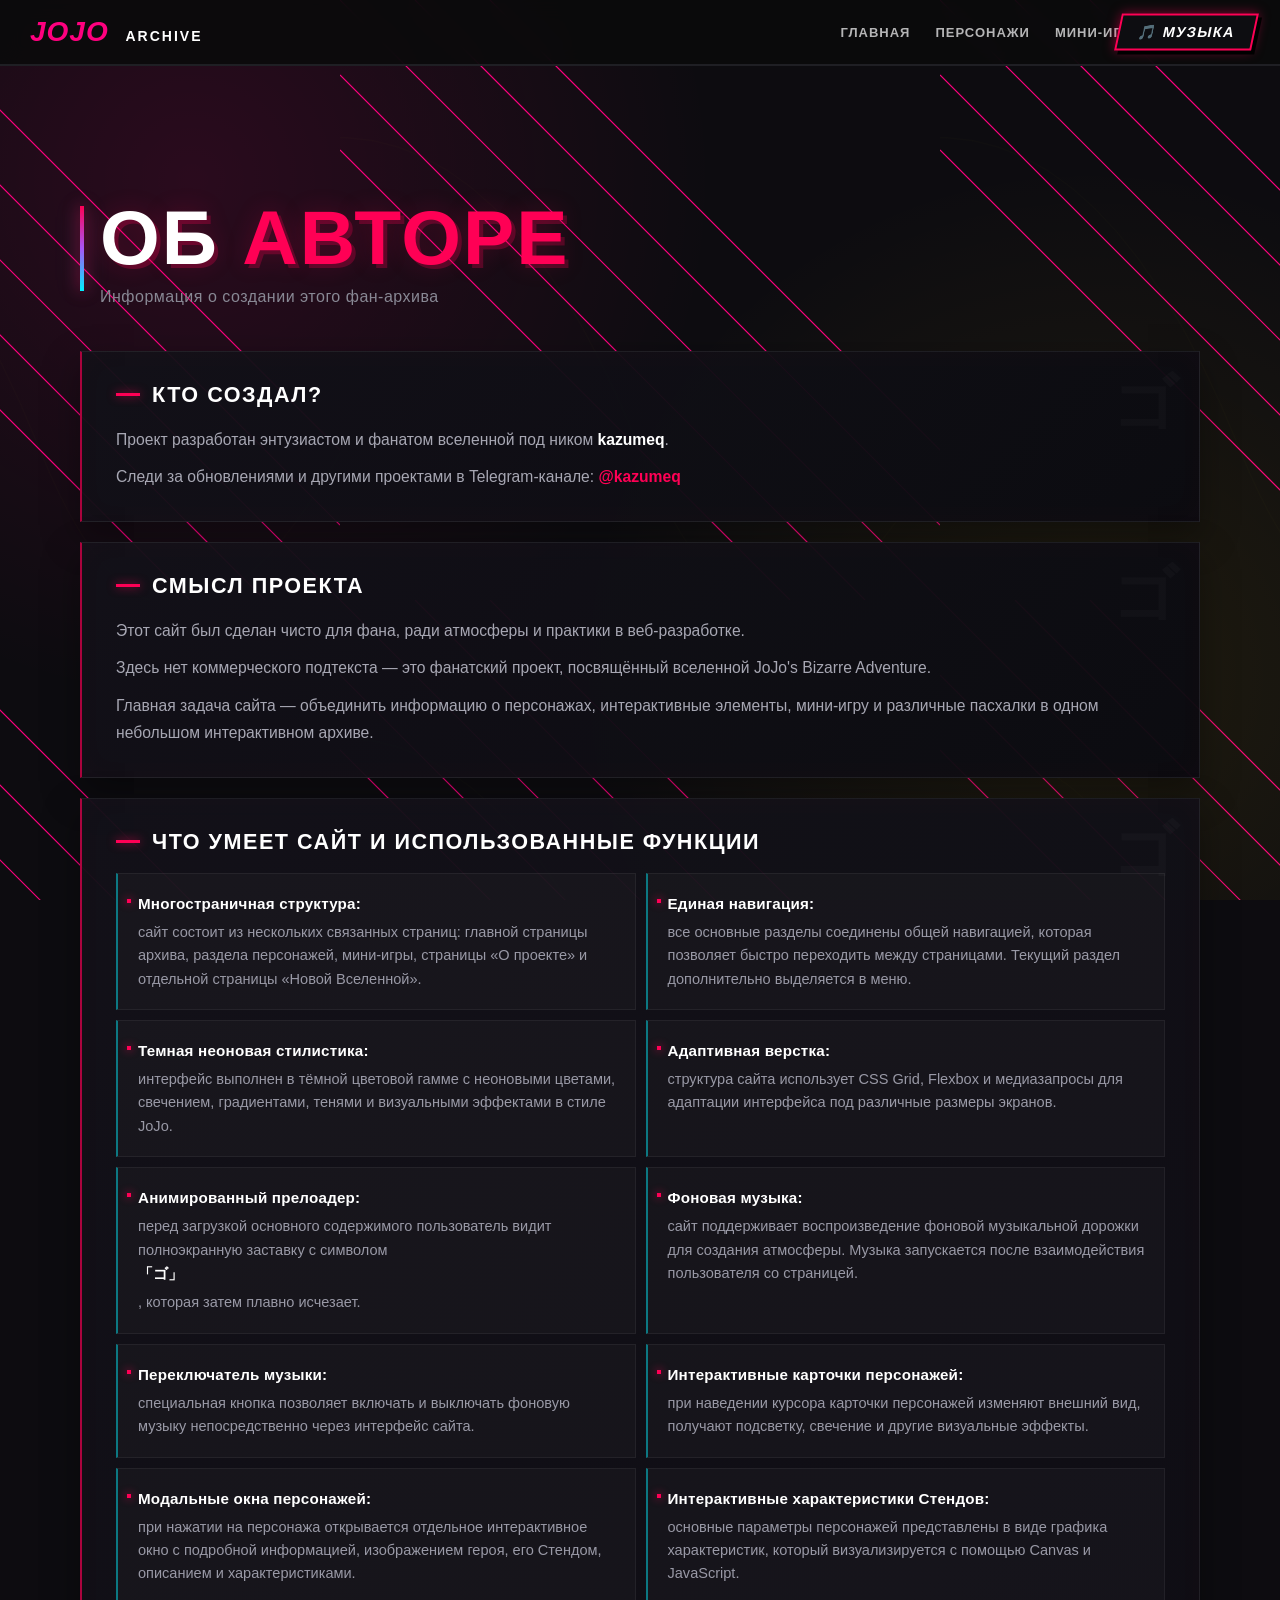
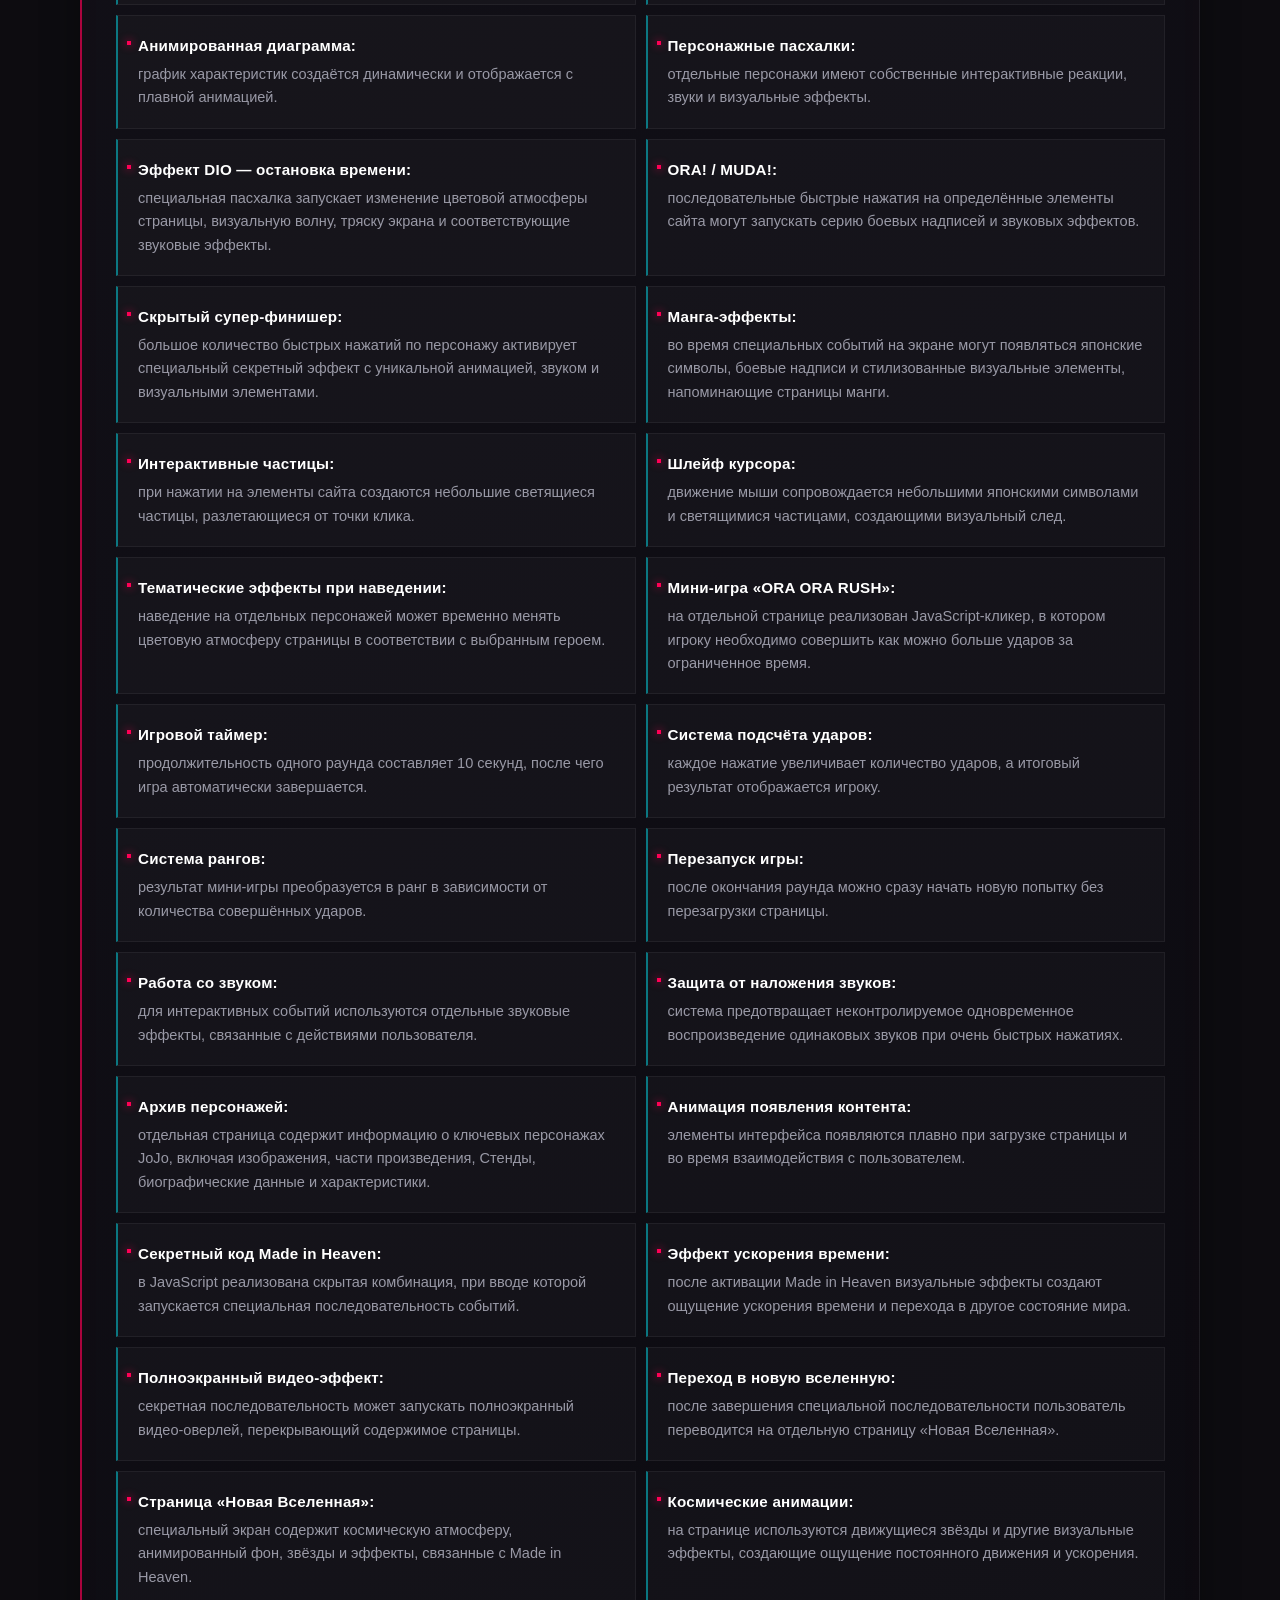
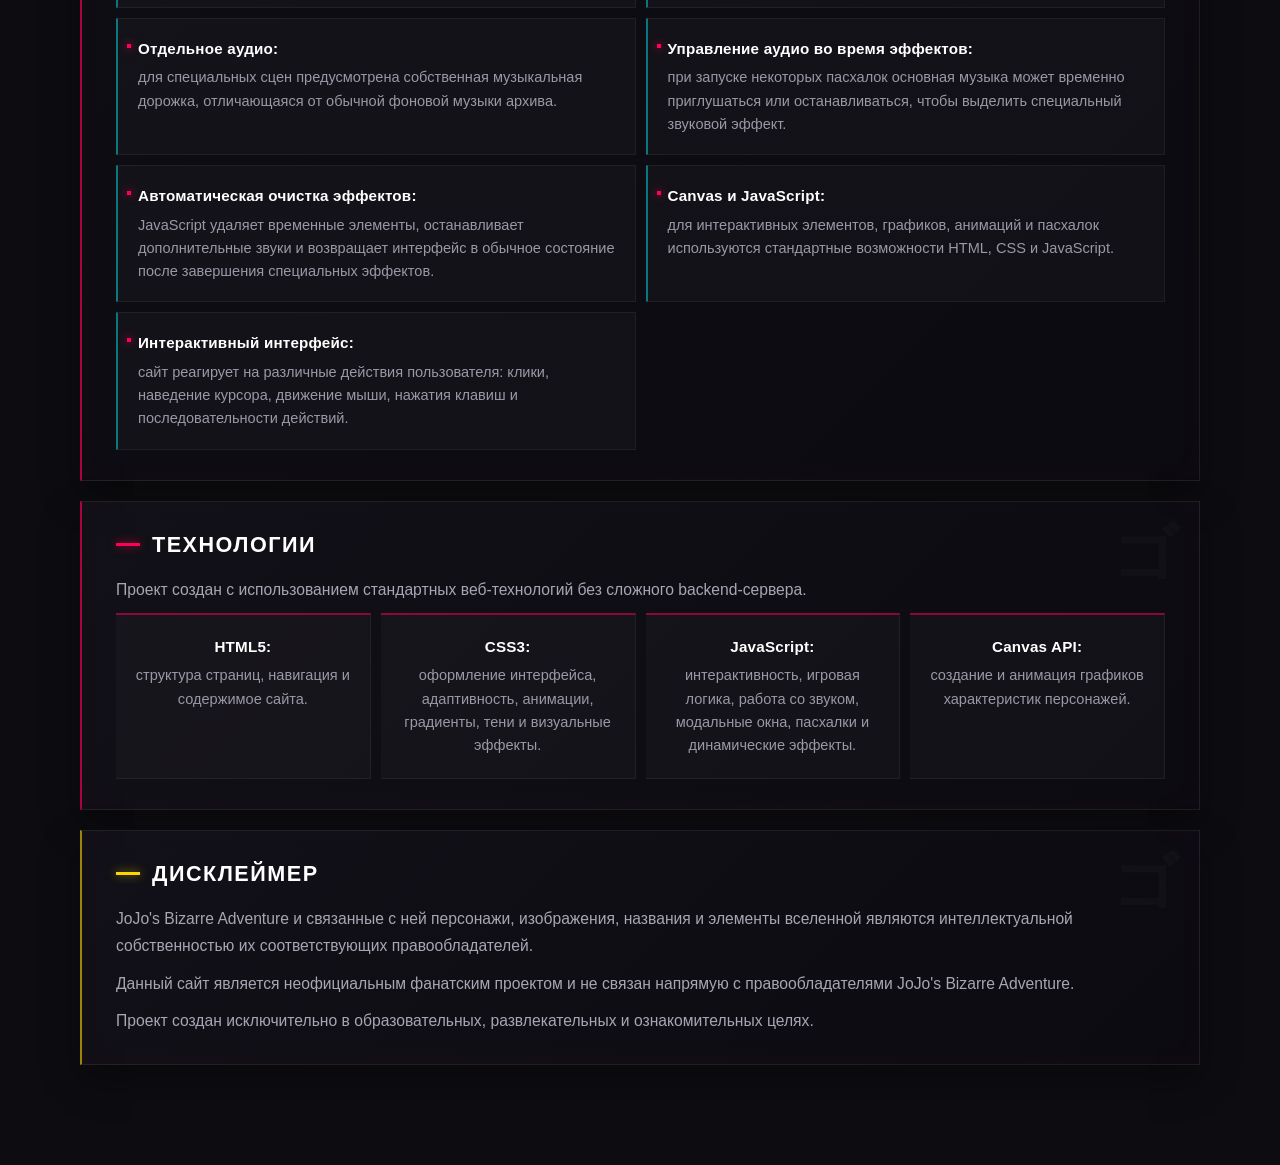
<file: about.html>
<!DOCTYPE html>
<html lang="ru">
<head>
    <meta charset="UTF-8">
    <meta name="viewport" content="width=device-width, initial-scale=1.0">
    <title>О проекте - JoJo's Bizarre Adventure Archive</title>
    <link rel="stylesheet" href="css/style.css">
</head>

<body class="about-page">

    <!-- Прелоадер -->
    <div id="jojo-preloader">
        <div class="jojo-go-text">ゴ</div>
    </div>

    <!-- Шапка -->
    <header class="header">
        <div class="container header-container">

            <a href="index.html" class="logo">
                JOJO <span>ARCHIVE</span>
            </a>

            <nav class="nav">
                <a href="index.html" class="nav-link">ГЛАВНАЯ</a>
                <a href="characters.html" class="nav-link">ПЕРСОНАЖИ</a>
                <a href="game.html" class="nav-link">МИНИ-ИГРА</a>
                <a href="about.html" class="nav-link active">О ПРОЕКТЕ</a>
            </nav>

            <button id="music-toggle">🎵 МУЗЫКА</button>

        </div>
    </header>

    <!-- Основной контент -->
    <main class="container about-main">

        <div class="archive-header-block">
            <h1 class="archive-title">
                ОБ <span>АВТОРЕ</span>
            </h1>

            <p class="archive-subtitle">
                Информация о создании этого фан-архива
            </p>
        </div>

        <div class="about-card">

            <!-- Автор -->
            <div class="about-section">
                <h2>КТО СОЗДАЛ?</h2>

                <p>
                    Проект разработан энтузиастом и фанатом вселенной
                    под ником <strong>kazumeq</strong>.
                </p>

                <p>
                    Следи за обновлениями и другими проектами в Telegram-канале:
                    <a
                        href="https://t.me/kazumeq"
                        target="_blank"
                        class="about-link"
                    >
                        @kazumeq
                    </a>
                </p>
            </div>


            <!-- Смысл -->
            <div class="about-section">
                <h2>СМЫСЛ ПРОЕКТА</h2>

                <p>
                    Этот сайт был сделан чисто для фана, ради атмосферы
                    и практики в веб-разработке.
                </p>

                <p>
                    Здесь нет коммерческого подтекста —
                    это фанатский проект, посвящённый вселенной
                    JoJo's Bizarre Adventure.
                </p>

                <p>
                    Главная задача сайта — объединить информацию о персонажах,
                    интерактивные элементы, мини-игру и различные пасхалки
                    в одном небольшом интерактивном архиве.
                </p>
            </div>


            <!-- Возможности -->
            <div class="about-section">

                <h2>ЧТО УМЕЕТ САЙТ И ИСПОЛЬЗОВАННЫЕ ФУНКЦИИ</h2>

                <ul class="about-features-list">

                    <li>
                        <strong>Многостраничная структура:</strong>
                        сайт состоит из нескольких связанных страниц:
                        главной страницы архива, раздела персонажей,
                        мини-игры, страницы «О проекте» и отдельной
                        страницы «Новой Вселенной».
                    </li>

                    <li>
                        <strong>Единая навигация:</strong>
                        все основные разделы соединены общей навигацией,
                        которая позволяет быстро переходить между страницами.
                        Текущий раздел дополнительно выделяется в меню.
                    </li>

                    <li>
                        <strong>Темная неоновая стилистика:</strong>
                        интерфейс выполнен в тёмной цветовой гамме
                        с неоновыми цветами, свечением, градиентами,
                        тенями и визуальными эффектами в стиле JoJo.
                    </li>

                    <li>
                        <strong>Адаптивная верстка:</strong>
                        структура сайта использует CSS Grid, Flexbox
                        и медиазапросы для адаптации интерфейса
                        под различные размеры экранов.
                    </li>

                    <li>
                        <strong>Анимированный прелоадер:</strong>
                        перед загрузкой основного содержимого пользователь
                        видит полноэкранную заставку с символом
                        <strong>「ゴ」</strong>, которая затем плавно исчезает.
                    </li>

                    <li>
                        <strong>Фоновая музыка:</strong>
                        сайт поддерживает воспроизведение фоновой
                        музыкальной дорожки для создания атмосферы.
                        Музыка запускается после взаимодействия
                        пользователя со страницей.
                    </li>

                    <li>
                        <strong>Переключатель музыки:</strong>
                        специальная кнопка позволяет включать
                        и выключать фоновую музыку непосредственно
                        через интерфейс сайта.
                    </li>

                    <li>
                        <strong>Интерактивные карточки персонажей:</strong>
                        при наведении курсора карточки персонажей
                        изменяют внешний вид, получают подсветку,
                        свечение и другие визуальные эффекты.
                    </li>

                    <li>
                        <strong>Модальные окна персонажей:</strong>
                        при нажатии на персонажа открывается отдельное
                        интерактивное окно с подробной информацией,
                        изображением героя, его Стендом, описанием
                        и характеристиками.
                    </li>

                    <li>
                        <strong>Интерактивные характеристики Стендов:</strong>
                        основные параметры персонажей представлены
                        в виде графика характеристик, который
                        визуализируется с помощью Canvas и JavaScript.
                    </li>

                    <li>
                        <strong>Анимированная диаграмма:</strong>
                        график характеристик создаётся динамически
                        и отображается с плавной анимацией.
                    </li>

                    <li>
                        <strong>Персонажные пасхалки:</strong>
                        отдельные персонажи имеют собственные
                        интерактивные реакции, звуки и визуальные эффекты.
                    </li>

                    <li>
                        <strong>Эффект DIO — остановка времени:</strong>
                        специальная пасхалка запускает изменение цветовой
                        атмосферы страницы, визуальную волну,
                        тряску экрана и соответствующие звуковые эффекты.
                    </li>

                    <li>
                        <strong>ORA! / MUDA!:</strong>
                        последовательные быстрые нажатия на определённые
                        элементы сайта могут запускать серию боевых
                        надписей и звуковых эффектов.
                    </li>

                    <li>
                        <strong>Скрытый супер-финишер:</strong>
                        большое количество быстрых нажатий по персонажу
                        активирует специальный секретный эффект
                        с уникальной анимацией, звуком и визуальными элементами.
                    </li>

                    <li>
                        <strong>Манга-эффекты:</strong>
                        во время специальных событий на экране могут
                        появляться японские символы, боевые надписи
                        и стилизованные визуальные элементы,
                        напоминающие страницы манги.
                    </li>

                    <li>
                        <strong>Интерактивные частицы:</strong>
                        при нажатии на элементы сайта создаются
                        небольшие светящиеся частицы, разлетающиеся
                        от точки клика.
                    </li>

                    <li>
                        <strong>Шлейф курсора:</strong>
                        движение мыши сопровождается небольшими
                        японскими символами и светящимися частицами,
                        создающими визуальный след.
                    </li>

                    <li>
                        <strong>Тематические эффекты при наведении:</strong>
                        наведение на отдельных персонажей может
                        временно менять цветовую атмосферу страницы
                        в соответствии с выбранным героем.
                    </li>

                    <li>
                        <strong>Мини-игра «ORA ORA RUSH»:</strong>
                        на отдельной странице реализован
                        JavaScript-кликер, в котором игроку необходимо
                        совершить как можно больше ударов за ограниченное время.
                    </li>

                    <li>
                        <strong>Игровой таймер:</strong>
                        продолжительность одного раунда составляет
                        10 секунд, после чего игра автоматически
                        завершается.
                    </li>

                    <li>
                        <strong>Система подсчёта ударов:</strong>
                        каждое нажатие увеличивает количество ударов,
                        а итоговый результат отображается игроку.
                    </li>

                    <li>
                        <strong>Система рангов:</strong>
                        результат мини-игры преобразуется в ранг
                        в зависимости от количества совершённых ударов.
                    </li>

                    <li>
                        <strong>Перезапуск игры:</strong>
                        после окончания раунда можно сразу начать
                        новую попытку без перезагрузки страницы.
                    </li>

                    <li>
                        <strong>Работа со звуком:</strong>
                        для интерактивных событий используются
                        отдельные звуковые эффекты, связанные
                        с действиями пользователя.
                    </li>

                    <li>
                        <strong>Защита от наложения звуков:</strong>
                        система предотвращает неконтролируемое
                        одновременное воспроизведение одинаковых
                        звуков при очень быстрых нажатиях.
                    </li>

                    <li>
                        <strong>Архив персонажей:</strong>
                        отдельная страница содержит информацию
                        о ключевых персонажах JoJo, включая изображения,
                        части произведения, Стенды, биографические данные
                        и характеристики.
                    </li>

                    <li>
                        <strong>Анимация появления контента:</strong>
                        элементы интерфейса появляются плавно
                        при загрузке страницы и во время взаимодействия
                        с пользователем.
                    </li>

                    <li>
                        <strong>Секретный код Made in Heaven:</strong>
                        в JavaScript реализована скрытая комбинация,
                        при вводе которой запускается специальная
                        последовательность событий.
                    </li>

                    <li>
                        <strong>Эффект ускорения времени:</strong>
                        после активации Made in Heaven визуальные
                        эффекты создают ощущение ускорения времени
                        и перехода в другое состояние мира.
                    </li>

                    <li>
                        <strong>Полноэкранный видео-эффект:</strong>
                        секретная последовательность может запускать
                        полноэкранный видео-оверлей, перекрывающий
                        содержимое страницы.
                    </li>

                    <li>
                        <strong>Переход в новую вселенную:</strong>
                        после завершения специальной последовательности
                        пользователь переводится на отдельную страницу
                        «Новая Вселенная».
                    </li>

                    <li>
                        <strong>Страница «Новая Вселенная»:</strong>
                        специальный экран содержит космическую атмосферу,
                        анимированный фон, звёзды и эффекты,
                        связанные с Made in Heaven.
                    </li>

                    <li>
                        <strong>Космические анимации:</strong>
                        на странице используются движущиеся звёзды
                        и другие визуальные эффекты, создающие
                        ощущение постоянного движения и ускорения.
                    </li>

                    <li>
                        <strong>Отдельное аудио:</strong>
                        для специальных сцен предусмотрена собственная
                        музыкальная дорожка, отличающаяся от обычной
                        фоновой музыки архива.
                    </li>

                    <li>
                        <strong>Управление аудио во время эффектов:</strong>
                        при запуске некоторых пасхалок основная музыка
                        может временно приглушаться или останавливаться,
                        чтобы выделить специальный звуковой эффект.
                    </li>

                    <li>
                        <strong>Автоматическая очистка эффектов:</strong>
                        JavaScript удаляет временные элементы,
                        останавливает дополнительные звуки и возвращает
                        интерфейс в обычное состояние после завершения
                        специальных эффектов.
                    </li>

                    <li>
                        <strong>Canvas и JavaScript:</strong>
                        для интерактивных элементов, графиков,
                        анимаций и пасхалок используются стандартные
                        возможности HTML, CSS и JavaScript.
                    </li>

                    <li>
                        <strong>Интерактивный интерфейс:</strong>
                        сайт реагирует на различные действия пользователя:
                        клики, наведение курсора, движение мыши,
                        нажатия клавиш и последовательности действий.
                    </li>

                </ul>
            </div>


            <!-- Технологии -->
            <div class="about-section">

                <h2>ТЕХНОЛОГИИ</h2>

                <p>
                    Проект создан с использованием стандартных
                    веб-технологий без сложного backend-сервера.
                </p>

                <ul class="about-features-list">

                    <li>
                        <strong>HTML5:</strong>
                        структура страниц, навигация и содержимое сайта.
                    </li>

                    <li>
                        <strong>CSS3:</strong>
                        оформление интерфейса, адаптивность,
                        анимации, градиенты, тени и визуальные эффекты.
                    </li>

                    <li>
                        <strong>JavaScript:</strong>
                        интерактивность, игровая логика,
                        работа со звуком, модальные окна,
                        пасхалки и динамические эффекты.
                    </li>

                    <li>
                        <strong>Canvas API:</strong>
                        создание и анимация графиков
                        характеристик персонажей.
                    </li>

                </ul>

            </div>


            <!-- Авторские права -->
            <div class="about-section">

                <h2>ДИСКЛЕЙМЕР</h2>

                <p>
                    JoJo's Bizarre Adventure и связанные с ней персонажи,
                    изображения, названия и элементы вселенной являются
                    интеллектуальной собственностью их соответствующих
                    правообладателей.
                </p>

                <p>
                    Данный сайт является неофициальным фанатским проектом
                    и не связан напрямую с правообладателями JoJo's Bizarre Adventure.
                </p>

                <p>
                    Проект создан исключительно в образовательных,
                    развлекательных и ознакомительных целях.
                </p>

            </div>

        </div>

    </main>

    <!-- Скрипты -->
    <script src="js/main.js"></script>

</body>
</html>
</file>
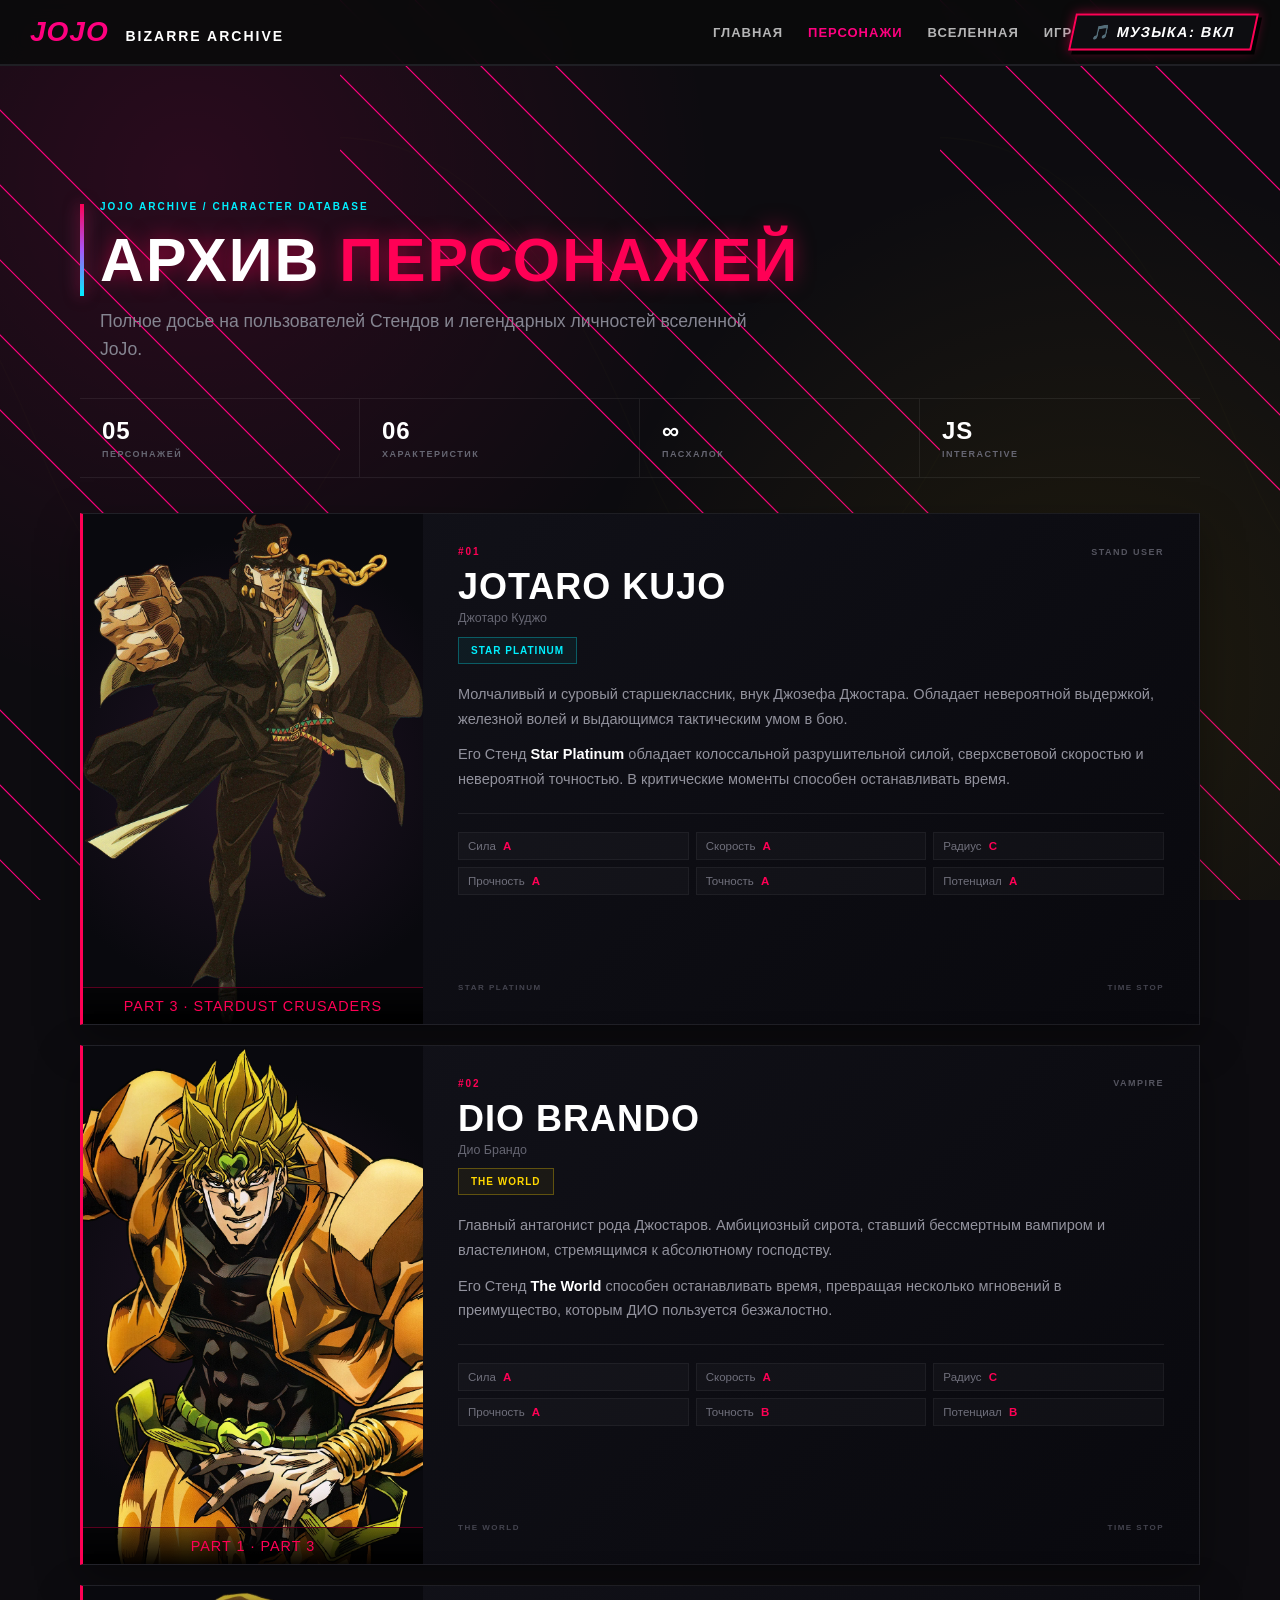
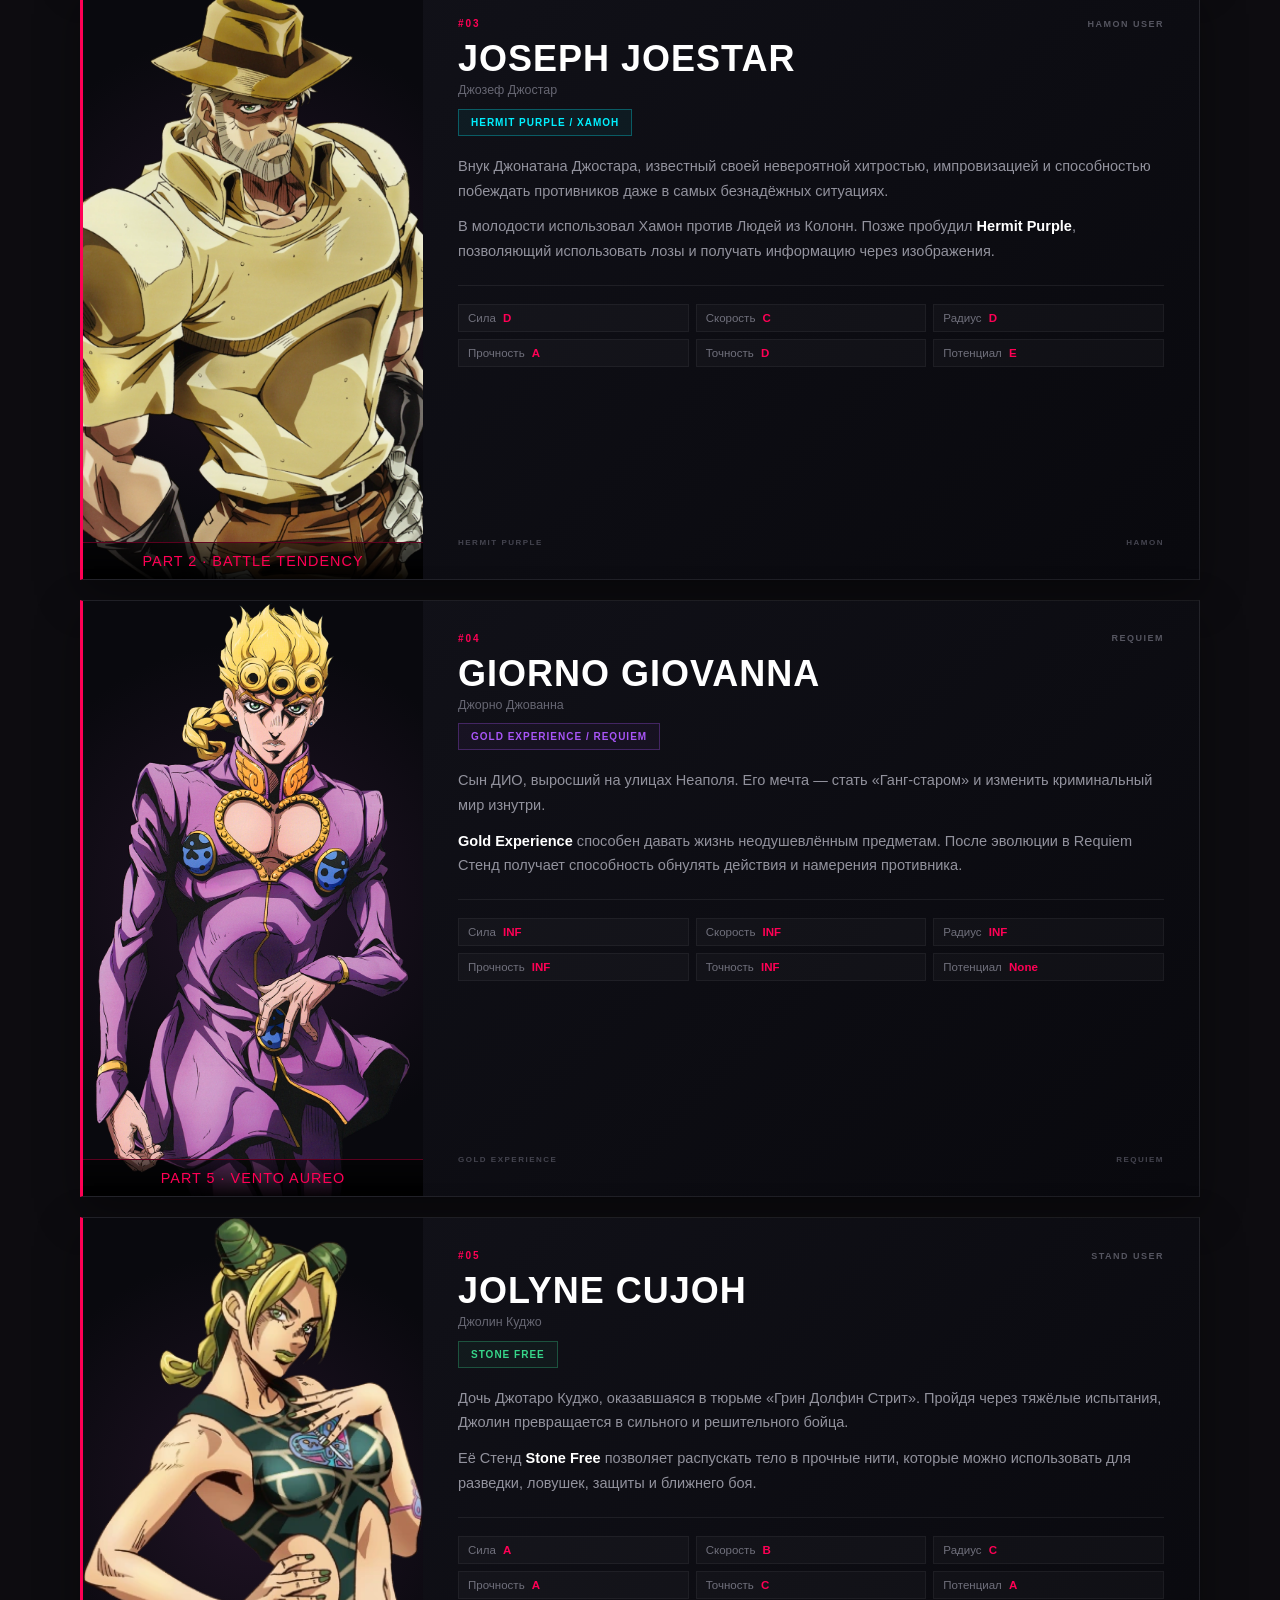
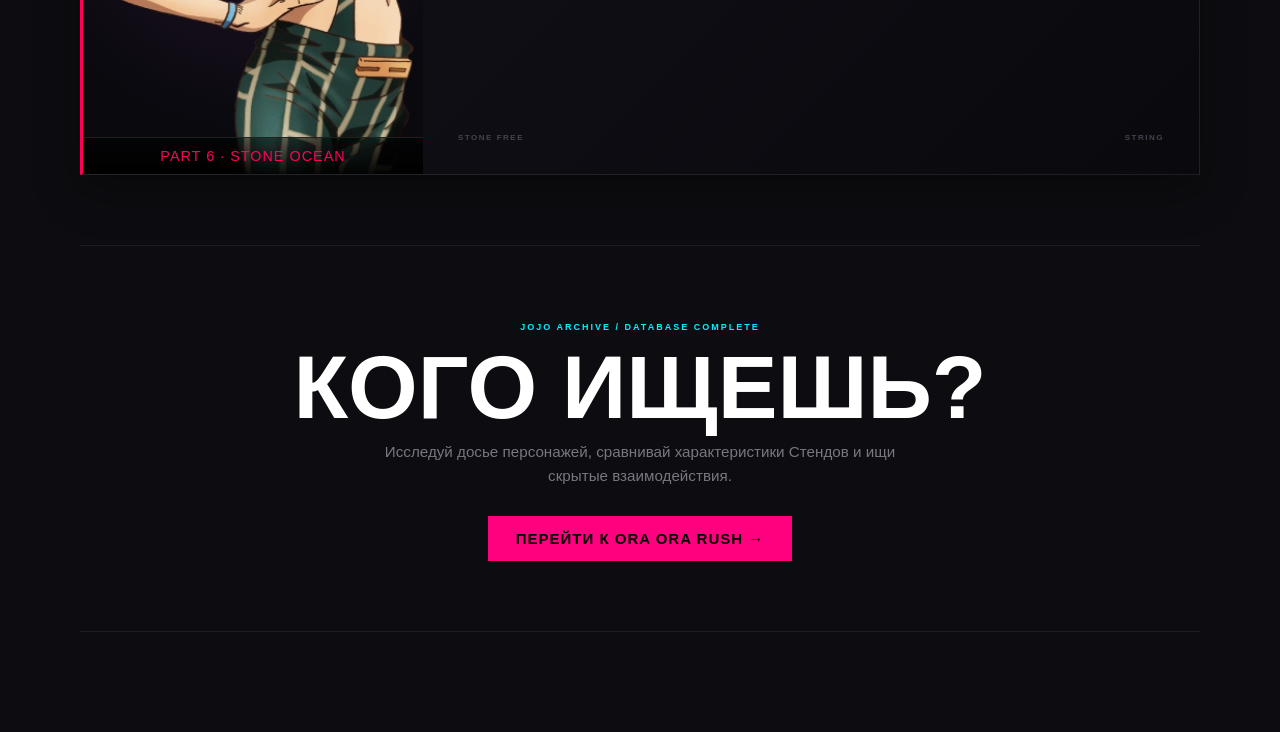
<file: characters.html>
<!DOCTYPE html>
<html lang="ru">

<head>
    <meta charset="UTF-8">
    <meta name="viewport" content="width=device-width, initial-scale=1.0">

    <title>Персонажи - JoJo's Bizarre Adventure Archive</title>

    <link rel="stylesheet" href="css/style.css">
</head>

<body class="characters-page">

    <!-- ==========================================
         ПРЕЛОАДЕР
         ========================================== -->

    <div id="jojo-preloader">
        <div class="jojo-go-text">ゴゴゴゴ</div>
    </div>


    <!-- ==========================================
         HEADER
         ========================================== -->

    <header class="header">

        <div class="container header-container">

            <a href="index.html" class="logo">
                JOJO <span>BIZARRE ARCHIVE</span>
            </a>


            <nav class="nav">

                <a href="index.html" class="nav-link">
                    ГЛАВНАЯ
                </a>

                <a href="characters.html"
                   class="nav-link active">
                    ПЕРСОНАЖИ
                </a>

                <a href="universe.html"
                   class="nav-link">
                    ВСЕЛЕННАЯ
                </a>

                <a href="game.html"
                   class="nav-link">
                    ИГРА
                </a>

                <a href="news.html"
                   class="nav-link">
                    НОВОСТИ
                </a>

                <a href="about.html"
                   class="nav-link">
                    О НАС
                </a>

            </nav>


            <button
                id="music-toggle"
                class="btn-music"
            >
                🎵 Музыка: Вкл
            </button>

        </div>

    </header>



    <!-- ==========================================
         MAIN
         ========================================== -->

    <main class="container archive-main">


        <!-- Заголовок -->

        <div class="archive-header-block characters-header">

            <div class="archive-kicker">
                JOJO ARCHIVE / CHARACTER DATABASE
            </div>

            <h1 class="archive-title">
                АРХИВ <span>ПЕРСОНАЖЕЙ</span>
            </h1>

            <p class="archive-subtitle">
                Полное досье на пользователей Стендов
                и легендарных личностей вселенной JoJo.
            </p>

        </div>



        <!-- ==========================================
             СТАТИСТИКА АРХИВА
             ========================================== -->

        <div class="archive-overview">

            <div class="overview-item">

                <strong>05</strong>

                <span>
                    ПЕРСОНАЖЕЙ
                </span>

            </div>


            <div class="overview-item">

                <strong>06</strong>

                <span>
                    ХАРАКТЕРИСТИК
                </span>

            </div>


            <div class="overview-item">

                <strong>∞</strong>

                <span>
                    ПАСХАЛОК
                </span>

            </div>


            <div class="overview-item">

                <strong>JS</strong>

                <span>
                    INTERACTIVE
                </span>

            </div>

        </div>



        <!-- ==========================================
             CHARACTERS
             ========================================== -->

        <div class="characters-archive-list">



            <!-- ======================================
                 JOTARO
                 ====================================== -->

            <article
                class="char-archive-card"
                id="jotaro-archive"
            >

                <div class="char-img-wrapper">

                    <img
                        src="img/KujoAnime.webp"
                        alt="Jotaro Kujo"
                    >

                    <div class="char-part-tag">
                        PART 3 · STARDUST CRUSADERS
                    </div>

                </div>


                <div class="char-info-wrapper">

                    <div class="character-top">

                        <span class="character-number">
                            #01
                        </span>

                        <span class="character-status">
                            STAND USER
                        </span>

                    </div>


                    <h2>
                        JOTARO KUJO
                        <span>
                            Джотаро Куджо
                        </span>
                    </h2>


                    <div class="stand-badge">
                        STAR PLATINUM
                    </div>


                    <p class="char-bio">
                        Молчаливый и суровый старшеклассник,
                        внук Джозефа Джостара. Обладает невероятной
                        выдержкой, железной волей и выдающимся
                        тактическим умом в бою.
                    </p>


                    <p class="char-bio">
                        Его Стенд <strong>Star Platinum</strong>
                        обладает колоссальной разрушительной силой,
                        сверхсветовой скоростью и невероятной
                        точностью. В критические моменты способен
                        останавливать время.
                    </p>


                    <div class="char-stats-mini">

                        <span>
                            Сила <strong>A</strong>
                        </span>

                        <span>
                            Скорость <strong>A</strong>
                        </span>

                        <span>
                            Радиус <strong>C</strong>
                        </span>

                        <span>
                            Прочность <strong>A</strong>
                        </span>

                        <span>
                            Точность <strong>A</strong>
                        </span>

                        <span>
                            Потенциал <strong>A</strong>
                        </span>

                    </div>


                    <div class="character-footer">

                        <span>
                            STAR PLATINUM
                        </span>

                        <span>
                            TIME STOP
                        </span>

                    </div>

                </div>

            </article>



            <!-- ======================================
                 DIO
                 ====================================== -->

            <article
                class="char-archive-card character-dio"
                id="dio-archive"
            >

                <div class="char-img-wrapper">

                    <img
                        src="img/DIO_Normal_SC_Infobox_Anime.webp"
                        alt="DIO Brando"
                    >

                    <div class="char-part-tag">
                        PART 1 · PART 3
                    </div>

                </div>


                <div class="char-info-wrapper">

                    <div class="character-top">

                        <span class="character-number">
                            #02
                        </span>

                        <span class="character-status">
                            VAMPIRE
                        </span>

                    </div>


                    <h2>
                        DIO BRANDO
                        <span>
                            Дио Брандо
                        </span>
                    </h2>


                    <div class="stand-badge dio-badge">
                        THE WORLD
                    </div>


                    <p class="char-bio">
                        Главный антагонист рода Джостаров.
                        Амбициозный сирота, ставший бессмертным
                        вампиром и властелином, стремящимся
                        к абсолютному господству.
                    </p>


                    <p class="char-bio">
                        Его Стенд <strong>The World</strong>
                        способен останавливать время, превращая
                        несколько мгновений в преимущество,
                        которым ДИО пользуется безжалостно.
                    </p>


                    <div class="char-stats-mini">

                        <span>
                            Сила <strong>A</strong>
                        </span>

                        <span>
                            Скорость <strong>A</strong>
                        </span>

                        <span>
                            Радиус <strong>C</strong>
                        </span>

                        <span>
                            Прочность <strong>A</strong>
                        </span>

                        <span>
                            Точность <strong>B</strong>
                        </span>

                        <span>
                            Потенциал <strong>B</strong>
                        </span>

                    </div>


                    <div class="character-footer">

                        <span>
                            THE WORLD
                        </span>

                        <span>
                            TIME STOP
                        </span>

                    </div>

                </div>

            </article>



            <!-- ======================================
                 JOSEPH
                 ====================================== -->

            <article
                class="char-archive-card"
                id="joseph-archive"
            >

                <div class="char-img-wrapper">

                    <img
                        src="img/Joseph_SC_Infobox_Anime.webp"
                        alt="Joseph Joestar"
                    >

                    <div class="char-part-tag">
                        PART 2 · BATTLE TENDENCY
                    </div>

                </div>


                <div class="char-info-wrapper">

                    <div class="character-top">

                        <span class="character-number">
                            #03
                        </span>

                        <span class="character-status">
                            HAMON USER
                        </span>

                    </div>


                    <h2>
                        JOSEPH JOESTAR
                        <span>
                            Джозеф Джостар
                        </span>
                    </h2>


                    <div class="stand-badge">
                        HERMIT PURPLE / ХАМОН
                    </div>


                    <p class="char-bio">
                        Внук Джонатана Джостара, известный своей
                        невероятной хитростью, импровизацией
                        и способностью побеждать противников
                        даже в самых безнадёжных ситуациях.
                    </p>


                    <p class="char-bio">
                        В молодости использовал Хамон против
                        Людей из Колонн. Позже пробудил
                        <strong>Hermit Purple</strong>,
                        позволяющий использовать лозы
                        и получать информацию через изображения.
                    </p>


                    <div class="char-stats-mini">

                        <span>
                            Сила <strong>D</strong>
                        </span>

                        <span>
                            Скорость <strong>C</strong>
                        </span>

                        <span>
                            Радиус <strong>D</strong>
                        </span>

                        <span>
                            Прочность <strong>A</strong>
                        </span>

                        <span>
                            Точность <strong>D</strong>
                        </span>

                        <span>
                            Потенциал <strong>E</strong>
                        </span>

                    </div>


                    <div class="character-footer">

                        <span>
                            HERMIT PURPLE
                        </span>

                        <span>
                            HAMON
                        </span>

                    </div>

                </div>

            </article>



            <!-- ======================================
                 GIORNO
                 ====================================== -->

            <article
                class="char-archive-card"
                id="giorno-archive"
            >

                <div class="char-img-wrapper">

                    <img
                        src="img/Giorno_Giovanna_Infobox_Anime.webp"
                        alt="Giorno Giovanna"
                    >

                    <div class="char-part-tag">
                        PART 5 · VENTO AUREO
                    </div>

                </div>


                <div class="char-info-wrapper">

                    <div class="character-top">

                        <span class="character-number">
                            #04
                        </span>

                        <span class="character-status">
                            REQUIEM
                        </span>

                    </div>


                    <h2>
                        GIORNO GIOVANNA
                        <span>
                            Джорно Джованна
                        </span>
                    </h2>


                    <div class="stand-badge giorno-badge">
                        GOLD EXPERIENCE / REQUIEM
                    </div>


                    <p class="char-bio">
                        Сын ДИО, выросший на улицах Неаполя.
                        Его мечта — стать «Ганг-старом» и изменить
                        криминальный мир изнутри.
                    </p>


                    <p class="char-bio">
                        <strong>Gold Experience</strong>
                        способен давать жизнь неодушевлённым
                        предметам. После эволюции в Requiem
                        Стенд получает способность обнулять
                        действия и намерения противника.
                    </p>


                    <div class="char-stats-mini">

                        <span>
                            Сила <strong>INF</strong>
                        </span>

                        <span>
                            Скорость <strong>INF</strong>
                        </span>

                        <span>
                            Радиус <strong>INF</strong>
                        </span>

                        <span>
                            Прочность <strong>INF</strong>
                        </span>

                        <span>
                            Точность <strong>INF</strong>
                        </span>

                        <span>
                            Потенциал <strong>None</strong>
                        </span>

                    </div>


                    <div class="character-footer">

                        <span>
                            GOLD EXPERIENCE
                        </span>

                        <span>
                            REQUIEM
                        </span>

                    </div>

                </div>

            </article>



            <!-- ======================================
                 JOLYNE
                 ====================================== -->

            <article
                class="char-archive-card"
                id="jolyne-archive"
            >

                <div class="char-img-wrapper">

                    <img
                        src="img/Jolyne_Cujoh_Infobox_Anime.webp"
                        alt="Jolyne Cujoh"
                    >

                    <div class="char-part-tag">
                        PART 6 · STONE OCEAN
                    </div>

                </div>


                <div class="char-info-wrapper">

                    <div class="character-top">

                        <span class="character-number">
                            #05
                        </span>

                        <span class="character-status">
                            STAND USER
                        </span>

                    </div>


                    <h2>
                        JOLYNE CUJOH
                        <span>
                            Джолин Куджо
                        </span>
                    </h2>


                    <div class="stand-badge jolyne-badge">
                        STONE FREE
                    </div>


                    <p class="char-bio">
                        Дочь Джотаро Куджо, оказавшаяся
                        в тюрьме «Грин Долфин Стрит».
                        Пройдя через тяжёлые испытания,
                        Джолин превращается в сильного
                        и решительного бойца.
                    </p>


                    <p class="char-bio">
                        Её Стенд <strong>Stone Free</strong>
                        позволяет распускать тело в прочные
                        нити, которые можно использовать
                        для разведки, ловушек, защиты
                        и ближнего боя.
                    </p>


                    <div class="char-stats-mini">

                        <span>
                            Сила <strong>A</strong>
                        </span>

                        <span>
                            Скорость <strong>B</strong>
                        </span>

                        <span>
                            Радиус <strong>C</strong>
                        </span>

                        <span>
                            Прочность <strong>A</strong>
                        </span>

                        <span>
                            Точность <strong>C</strong>
                        </span>

                        <span>
                            Потенциал <strong>A</strong>
                        </span>

                    </div>


                    <div class="character-footer">

                        <span>
                            STONE FREE
                        </span>

                        <span>
                            STRING
                        </span>

                    </div>

                </div>

            </article>



        </div>



        <!-- ==========================================
             FOOTER CTA
             ========================================== -->

        <section class="characters-cta">

            <span>
                JOJO ARCHIVE / DATABASE COMPLETE
            </span>

            <h2>
                КОГО ИЩЕШЬ?
            </h2>

            <p>
                Исследуй досье персонажей,
                сравнивай характеристики Стендов
                и ищи скрытые взаимодействия.
            </p>

            <a
                href="game.html"
                class="btn-archive"
            >
                ПЕРЕЙТИ К ORA ORA RUSH →
            </a>

        </section>


    </main>



    <!-- ==========================================
         MADE IN HEAVEN OVERLAY
         ========================================== -->

    <div id="pucci-overlay">

        <video
            id="pucci-video"
            src="video/pucci-mih.mp4"
            playsinline
            preload="auto"
        ></video>

    </div>



    <!-- ==========================================
         JAVASCRIPT
         ========================================== -->

    <script src="js/main.js"></script>

</body>
</html>
</file>
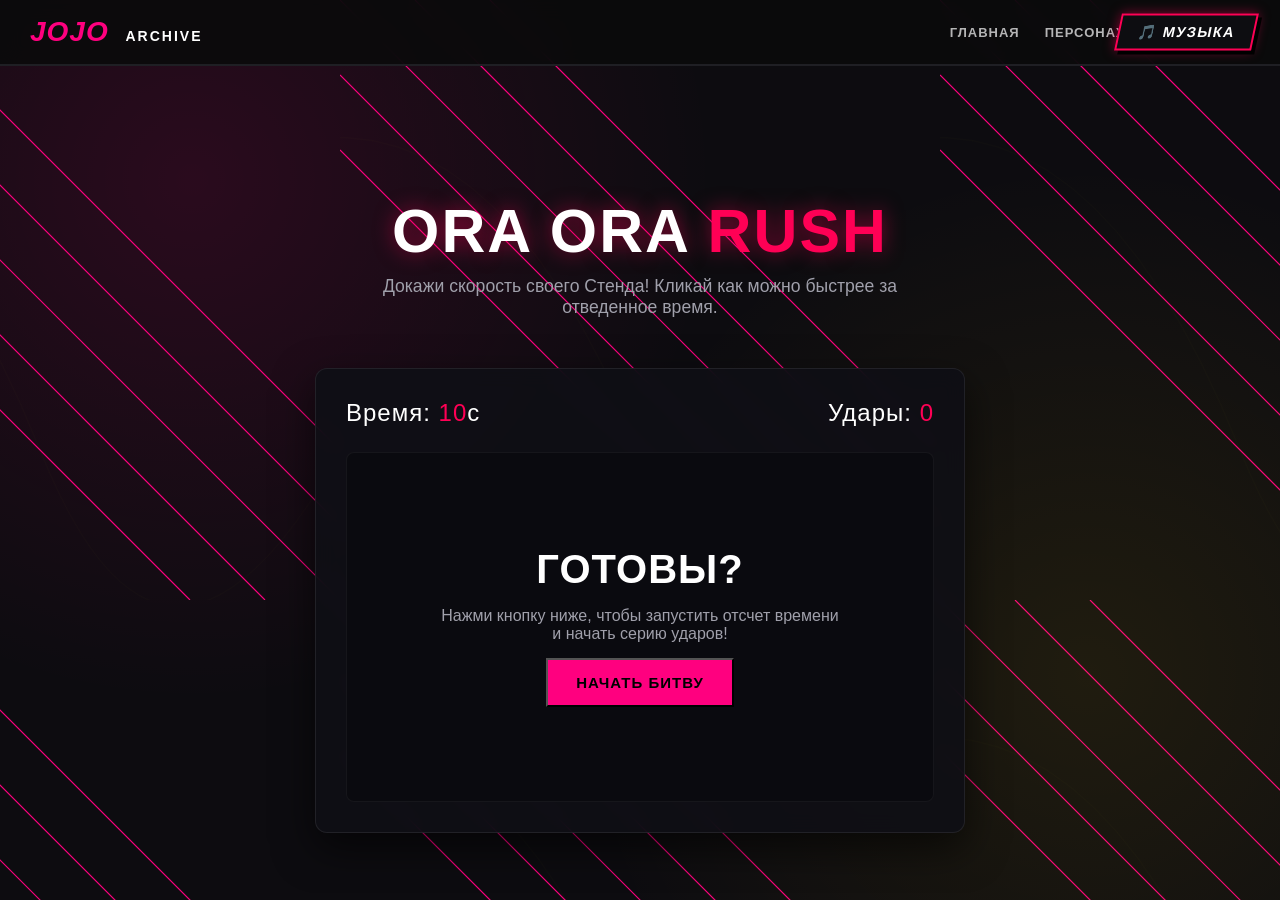
<file: game.html>
<!DOCTYPE html>
<html lang="ru">
<head>
    <meta charset="UTF-8">
    <meta name="viewport" content="width=device-width, initial-scale=1.0">
    <title>Мини-игра ORA ORA - JoJo's Bizarre Adventure</title>
    <link rel="stylesheet" href="css/style.css">
</head>
<body class="game-page">

    <!-- Прелоадер -->
    <div id="jojo-preloader">
        <div class="jojo-go-text">ゴ</div>
    </div>

    <!-- Шапка -->
    <header class="header">
        <div class="container header-container">
            <a href="index.html" class="logo">JOJO <span>ARCHIVE</span></a>
            <nav class="nav">
                <a href="index.html" class="nav-link">ГЛАВНАЯ</a>
                <a href="characters.html" class="nav-link">ПЕРСОНАЖИ</a>
                <a href="game.html" class="nav-link active">МИНИ-ИГРА</a>
            </nav>
            <button id="music-toggle">🎵 МУЗЫКА</button>
        </div>
    </header>

    <!-- Основной контент игры -->
    <main class="container game-main">
        <div class="archive-header-block">
            <h1 class="archive-title">ORA ORA <span>RUSH</span></h1>
            <p class="archive-subtitle">Докажи скорость своего Стенда! Кликай как можно быстрее за отведенное время.</p>
        </div>

        <div class="game-arena" id="game-arena">
            <div class="game-stats">
                <div class="stat-box">Время: <span id="time-left">10</span>с</div>
                <div class="stat-box">Удары: <span id="score">0</span></div>
            </div>

            <div class="game-screen" id="game-screen">
                <div id="start-screen" class="game-overlay-screen">
                    <h2>ГОТОВЫ?</h2>
                    <p>Нажми кнопку ниже, чтобы запустить отсчет времени и начать серию ударов!</p>
                    <button id="start-btn" class="btn-archive">НАЧАТЬ БИТВУ</button>
                </div>

                <div id="playing-screen" class="game-play-area hidden">
                    <button id="punch-btn" class="punch-target-btn">
                        <span class="ora-text">ОРА!</span>
                        <span class="punch-sub">ЖМИ БЫСТРЕЕ!</span>
                    </button>
                </div>

                <div id="result-screen" class="game-overlay-screen hidden">
                    <h2>ВРЕМЯ ВЫШЛО!</h2>
                    <p>Твой результат: <strong id="final-score">0</strong> ударов</p>
                    <p id="rank-text" class="rank-result"></p>
                    <button id="restart-btn" class="btn-archive">ИГРАТЬ СНОВА</button>
                </div>
            </div>
        </div>
    </main>

    <!-- Скрипты -->
    <script src="js/game.js"></script>
    <script src="js/main.js"></script>
</body>
</html>
</file>
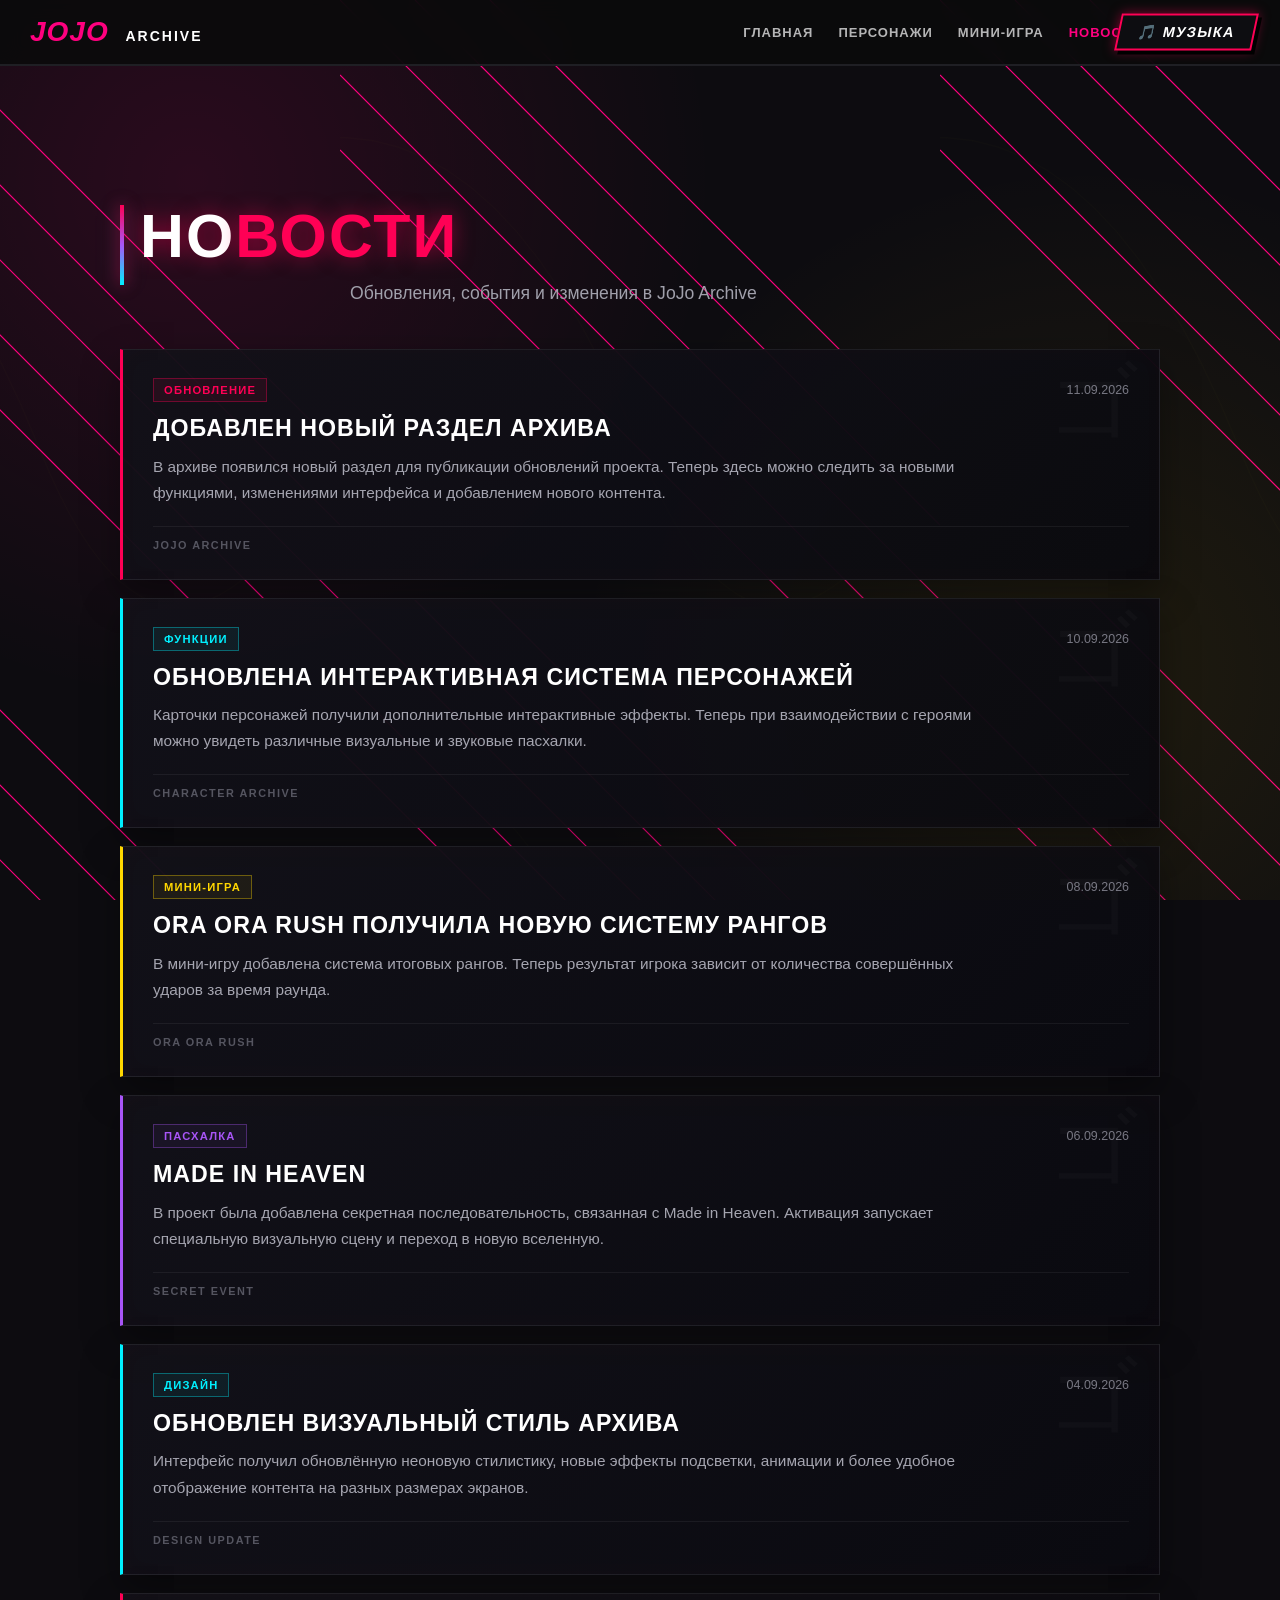
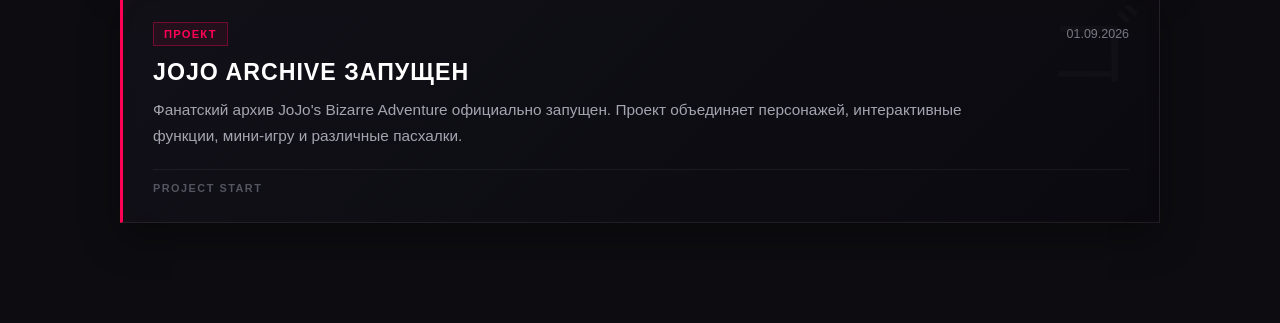
<file: news.html>
<!DOCTYPE html>
<html lang="ru">
<head>
    <meta charset="UTF-8">
    <meta name="viewport" content="width=device-width, initial-scale=1.0">
    <title>Новости - JoJo's Bizarre Adventure Archive</title>

    <link rel="stylesheet" href="css/style.css">
</head>

<body class="news-page">

    <!-- Прелоадер -->
    <div id="jojo-preloader">
        <div class="jojo-go-text">ゴ</div>
    </div>


    <!-- Шапка -->
    <header class="header">
        <div class="container header-container">

            <a href="index.html" class="logo">
                JOJO <span>ARCHIVE</span>
            </a>

            <nav class="nav">

                <a href="index.html" class="nav-link">
                    ГЛАВНАЯ
                </a>

                <a href="characters.html" class="nav-link">
                    ПЕРСОНАЖИ
                </a>

                <a href="game.html" class="nav-link">
                    МИНИ-ИГРА
                </a>

                <a href="news.html" class="nav-link active">
                    НОВОСТИ
                </a>

                <a href="about.html" class="nav-link">
                    О ПРОЕКТЕ
                </a>

            </nav>

            <button id="music-toggle">
                🎵 МУЗЫКА
            </button>

        </div>
    </header>



    <!-- Основная часть -->
    <main class="container news-main">

        <!-- Заголовок -->
        <div class="archive-header-block news-header">

            <h1 class="archive-title">
                НО<span>ВОСТИ</span>
            </h1>

            <p class="archive-subtitle">
                Обновления, события и изменения в JoJo Archive
            </p>

        </div>



        <!-- Лента новостей -->
        <section class="news-list">


            <!-- Новость -->
            <article class="news-card">

                <div class="news-card-top">

                    <span class="news-category">
                        ОБНОВЛЕНИЕ
                    </span>

                    <time class="news-date">
                        11.09.2026
                    </time>

                </div>


                <h2 class="news-title">
                    ДОБАВЛЕН НОВЫЙ РАЗДЕЛ АРХИВА
                </h2>


                <p class="news-text">
                    В архиве появился новый раздел для публикации
                    обновлений проекта. Теперь здесь можно следить
                    за новыми функциями, изменениями интерфейса
                    и добавлением нового контента.
                </p>


                <div class="news-card-footer">
                    <span>JOJO ARCHIVE</span>
                </div>

            </article>



            <!-- Новость -->
            <article class="news-card">

                <div class="news-card-top">

                    <span class="news-category">
                        ФУНКЦИИ
                    </span>

                    <time class="news-date">
                        10.09.2026
                    </time>

                </div>


                <h2 class="news-title">
                    ОБНОВЛЕНА ИНТЕРАКТИВНАЯ СИСТЕМА ПЕРСОНАЖЕЙ
                </h2>


                <p class="news-text">
                    Карточки персонажей получили дополнительные
                    интерактивные эффекты. Теперь при взаимодействии
                    с героями можно увидеть различные визуальные
                    и звуковые пасхалки.
                </p>


                <div class="news-card-footer">
                    <span>CHARACTER ARCHIVE</span>
                </div>

            </article>



            <!-- Новость -->
            <article class="news-card">

                <div class="news-card-top">

                    <span class="news-category">
                        МИНИ-ИГРА
                    </span>

                    <time class="news-date">
                        08.09.2026
                    </time>

                </div>


                <h2 class="news-title">
                    ORA ORA RUSH ПОЛУЧИЛА НОВУЮ СИСТЕМУ РАНГОВ
                </h2>


                <p class="news-text">
                    В мини-игру добавлена система итоговых рангов.
                    Теперь результат игрока зависит от количества
                    совершённых ударов за время раунда.
                </p>


                <div class="news-card-footer">
                    <span>ORA ORA RUSH</span>
                </div>

            </article>



            <!-- Новость -->
            <article class="news-card">

                <div class="news-card-top">

                    <span class="news-category">
                        ПАСХАЛКА
                    </span>

                    <time class="news-date">
                        06.09.2026
                    </time>

                </div>


                <h2 class="news-title">
                    MADE IN HEAVEN
                </h2>


                <p class="news-text">
                    В проект была добавлена секретная последовательность,
                    связанная с Made in Heaven. Активация запускает
                    специальную визуальную сцену и переход в новую
                    вселенную.
                </p>


                <div class="news-card-footer">
                    <span>SECRET EVENT</span>
                </div>

            </article>



            <!-- Новость -->
            <article class="news-card">

                <div class="news-card-top">

                    <span class="news-category">
                        ДИЗАЙН
                    </span>

                    <time class="news-date">
                        04.09.2026
                    </time>

                </div>


                <h2 class="news-title">
                    ОБНОВЛЕН ВИЗУАЛЬНЫЙ СТИЛЬ АРХИВА
                </h2>


                <p class="news-text">
                    Интерфейс получил обновлённую неоновую стилистику,
                    новые эффекты подсветки, анимации и более удобное
                    отображение контента на разных размерах экранов.
                </p>


                <div class="news-card-footer">
                    <span>DESIGN UPDATE</span>
                </div>

            </article>



            <!-- Новость -->
            <article class="news-card">

                <div class="news-card-top">

                    <span class="news-category">
                        ПРОЕКТ
                    </span>

                    <time class="news-date">
                        01.09.2026
                    </time>

                </div>


                <h2 class="news-title">
                    JOJO ARCHIVE ЗАПУЩЕН
                </h2>


                <p class="news-text">
                    Фанатский архив JoJo's Bizarre Adventure
                    официально запущен. Проект объединяет
                    персонажей, интерактивные функции,
                    мини-игру и различные пасхалки.
                </p>


                <div class="news-card-footer">
                    <span>PROJECT START</span>
                </div>

            </article>


        </section>

    </main>


    <!-- Скрипты -->
    <script src="js/main.js"></script>

</body>
</html>
</file>
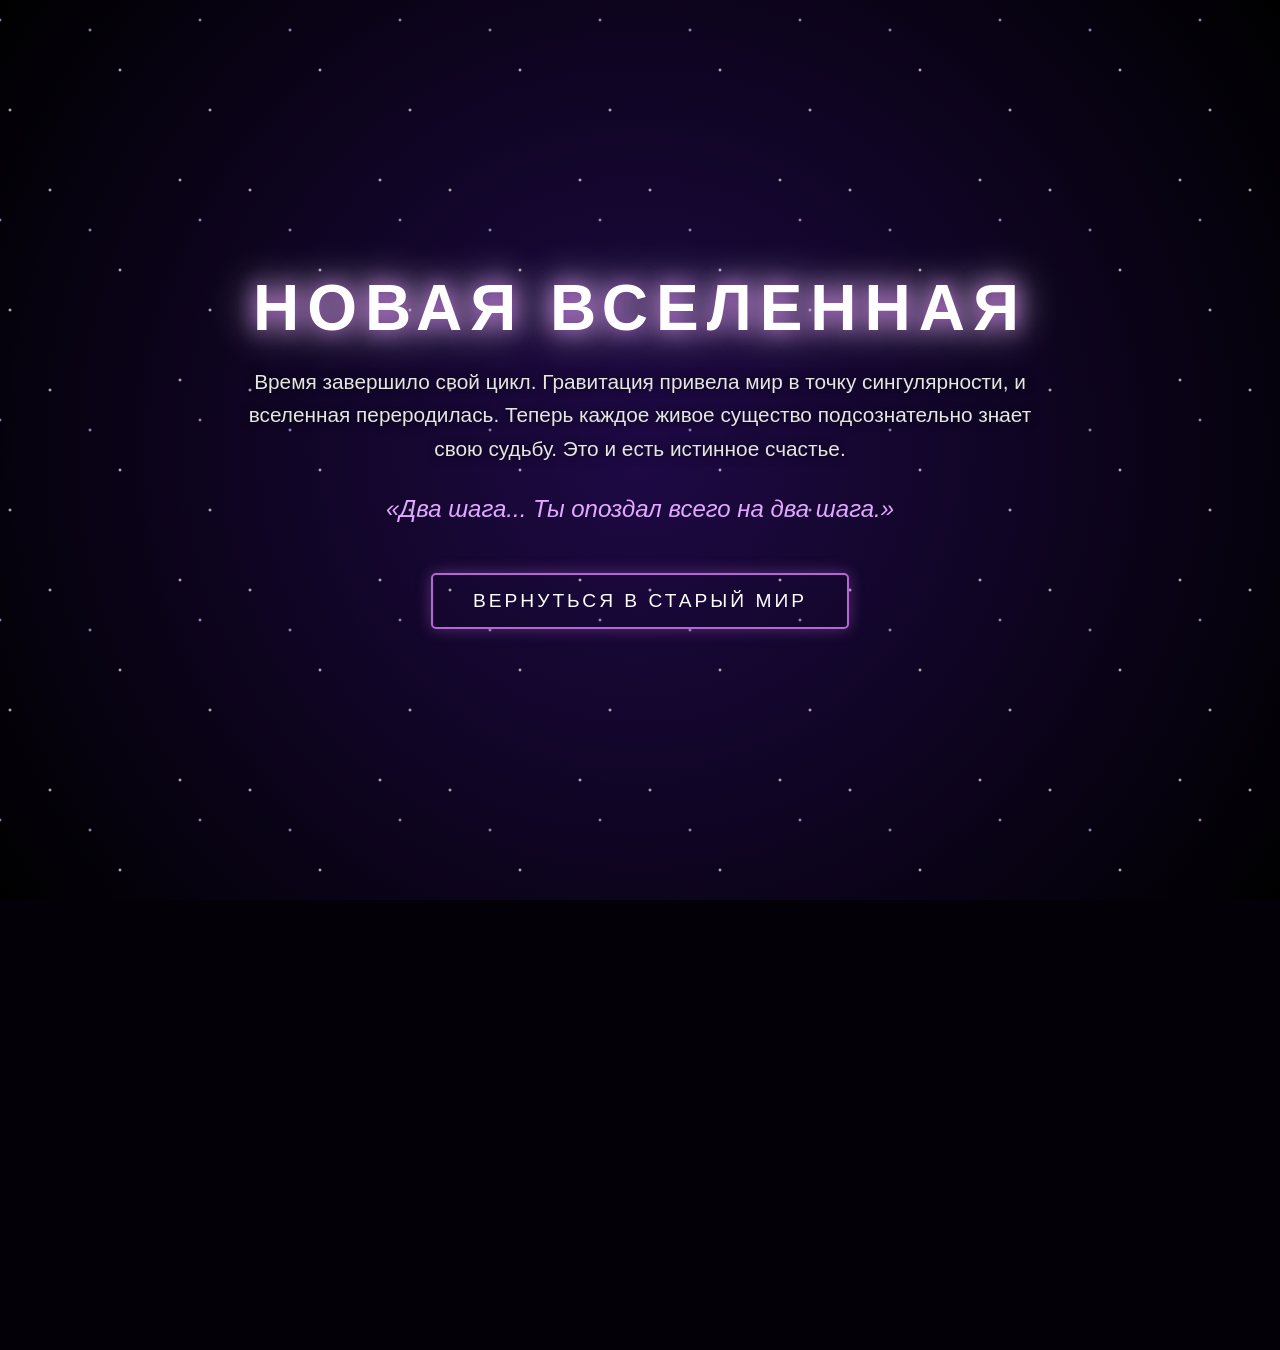
<file: universe.html>
<!DOCTYPE html>
<html lang="ru">
<head>
    <meta charset="UTF-8">
    <meta name="viewport" content="width=device-width, initial-scale=1.0">
    <title>Новая Вселенная - Made in Heaven</title>
    
    <!-- Подключаем основной стиль, если он нужен -->
    <link rel="stylesheet" href="css/style.css">

    <style>
        /* Стили специфичные для этой страницы */
        body, html {
            margin: 0;
            padding: 0;
            width: 100%;
            height: 100%;
            background-color: #030008; /* Глубокий темный фон */
            color: #ffffff;
            font-family: 'Arial', sans-serif; 
            overflow: hidden; /* Убираем скролл */
        }

        /* 1. БЕЛАЯ ВСПЫШКА: Появляется мгновенно при загрузке страницы */
        .white-flash {
            position: fixed;
            top: 0;
            left: 0;
            width: 100vw;
            height: 100vh;
            background-color: #ffffff;
            z-index: 9999;
            /* Вспышка плавно исчезает за 3 секунды */
            animation: fadeOutFlash 3s ease-in-out forwards;
            pointer-events: none; 
        }

        @keyframes fadeOutFlash {
            0% { opacity: 1; }
            20% { opacity: 1; }
            100% { opacity: 0; display: none; }
        }

        /* 2. КОСМИЧЕСКИЙ ФОН */
        .space-bg {
            position: fixed;
            top: 0;
            left: 0;
            width: 100vw;
            height: 100vh;
            background: radial-gradient(circle at center, #1e0945 0%, #000000 100%);
            z-index: 1;
        }

        /* 3. ЭФФЕКТ УСКОРЕНИЯ ВРЕМЕНИ (Вращающиеся звезды) */
        .stars {
            position: absolute;
            top: -50%;
            left: -50%;
            width: 200%;
            height: 200%;
            background: transparent;
            background-image: 
                radial-gradient(2px 2px at 20px 30px, #ffffff, rgba(0,0,0,0)),
                radial-gradient(2px 2px at 40px 70px, #e1c4ff, rgba(0,0,0,0)),
                radial-gradient(2px 2px at 50px 160px, #ffffff, rgba(0,0,0,0)),
                radial-gradient(2px 2px at 90px 40px, #ffffff, rgba(0,0,0,0)),
                radial-gradient(2px 2px at 130px 80px, #c4d0ff, rgba(0,0,0,0)),
                radial-gradient(2px 2px at 160px 120px, #ffffff, rgba(0,0,0,0));
            background-repeat: repeat;
            background-size: 200px 200px;
            z-index: 2;
            animation: timeAcceleration 15s linear infinite;
        }

        @keyframes timeAcceleration {
            0% { transform: rotate(0deg) scale(1); }
            50% { transform: rotate(180deg) scale(1.5); }
            100% { transform: rotate(360deg) scale(1); }
        }

        /* 4. ОСНОВНОЙ КОНТЕНТ (Текст и кнопка) */
        .content-container {
            position: relative;
            z-index: 10;
            display: flex;
            flex-direction: column;
            justify-content: center;
            align-items: center;
            height: 100vh;
            text-align: center;
            padding: 0 20px;
            /* Появляется плавно после вспышки */
            opacity: 0;
            animation: fadeInContent 4s ease-in-out 1.5s forwards;
        }

        @keyframes fadeInContent {
            to { opacity: 1; }
        }

        h1.universe-title {
            font-size: 4rem;
            text-transform: uppercase;
            letter-spacing: 8px;
            margin-bottom: 20px;
            text-shadow: 0 0 20px #b666d2, 0 0 40px #ffffff;
        }

        p.universe-lore {
            font-size: 1.3rem;
            max-width: 800px;
            line-height: 1.6;
            margin-bottom: 30px;
            color: #e5e5e5;
            text-shadow: 0 0 10px #000;
        }

        p.pucci-quote {
            font-style: italic;
            font-size: 1.5rem;
            color: #e3a8ff;
            margin-bottom: 50px;
        }

        /* Кнопка возврата */
        .reset-btn {
            padding: 15px 40px;
            font-size: 1.2rem;
            color: #fff;
            background: transparent;
            border: 2px solid #b666d2;
            border-radius: 5px;
            text-decoration: none;
            text-transform: uppercase;
            letter-spacing: 3px;
            transition: all 0.3s ease;
            box-shadow: 0 0 15px rgba(182, 102, 210, 0.4);
        }

        .reset-btn:hover {
            background: #b666d2;
            box-shadow: 0 0 30px #b666d2, inset 0 0 10px #fff;
            transform: scale(1.05);
        }

        .bio-overlay {
            position: fixed !important;
            top: 0 !important;
            left: 0 !important;
            width: 100vw !important;
            height: 100vh !important;
            background: rgba(5, 5, 8, 0.85) !important;
            backdrop-filter: blur(8px) !important;
            z-index: 999999 !important;
            display: flex !important;
            justify-content: center !important;
            align-items: center !important;
            opacity: 0 !important;
            visibility: hidden !important;
            pointer-events: none !important;
            transition: opacity 0.3s ease, visibility 0.3s ease !important;
            overflow-y: auto !important;
            padding: 20px !important;
            box-sizing: border-box !important;
        }

        .bio-overlay.active {
            opacity: 1 !important;
            visibility: visible !important;
            pointer-events: auto !important;
        }

        .bio-modal {
            position: relative !important;
            width: 100% !important;
            max-width: 850px !important;
            max-height: 90vh !important;
            background-color: #0c0b10 !important;
            border: 2px solid #ff0055 !important;
            box-shadow: 0 0 40px rgba(0, 0, 0, 0.9), 0 0 30px rgba(255, 0, 85, 0.4) !important;
            padding: 30px !important;
            box-sizing: border-box !important;
            overflow-y: auto !important;
            margin: auto !important;
            transform: scale(0.9);
            transition: transform 0.3s cubic-bezier(0.175, 0.885, 0.32, 1.275);
        }

        .bio-overlay.active .bio-modal {
            transform: scale(1) !important;
        }
    </style>
</head>
<body>

    <!-- Эффект белой вспышки -->
    <div class="white-flash"></div>

    <!-- Задний фон с космосом -->
    <div class="space-bg"></div>
    <div class="stars"></div>

    <!-- Текст и кнопка -->
    <div class="content-container">
        <h1 class="universe-title">Новая Вселенная</h1>
        
        <p class="universe-lore">
            Время завершило свой цикл. Гравитация привела мир в точку сингулярности, и вселенная переродилась. 
            Теперь каждое живое существо подсознательно знает свою судьбу. Это и есть истинное счастье.
        </p>

        <p class="pucci-quote">«Два шага... Ты опоздал всего на два шага.»</p>

        <!-- Ссылка на главную страницу -->
        <a href="index.html" class="reset-btn">Вернуться в старый мир</a>
    </div>

    <!-- Подключение JS (убедись, что в main.js нет запуска видео при загрузке этой страницы) -->

    <!-- Полноэкранный блок для видео Пуччи -->
<div id="pucci-overlay">
    <!-- Убедись, что файл pucci-mih.mp4 лежит в правильной папке -->
    <video id="pucci-video" src="video/pucci-mih.mp4" playsinline></video>
</div>

<!-- Аудио для новой вселенной (Crucified) -->
<audio id="universe-music" src="sound/Crucified - Army Of Lovers.mp3" autoplay loop preload="auto"></audio>

<!-- Контейнер для космических тел -->
<div id="cosmic-system">
    <div class="celestial-body sun"></div>
    <div class="celestial-body moon"></div>
</div>

<script>
        const universeMusic = document.getElementById('universe-music');
        const pucciVideo = document.getElementById('pucci-video');
        universeMusic.volume = 0.6;

        // При запуске пасхалки Made in Heaven глушим фоновую музыку.
        pucciVideo.addEventListener('play', () => {
            universeMusic.muted = true;
        });

        // Возвращаем звук после завершения пасхалки.
        pucciVideo.addEventListener('ended', () => {
            universeMusic.muted = false;
        });

        // Запускаем музыку после первого действия, если браузер заблокировал autoplay.
        document.addEventListener('click', () => universeMusic.play(), { once: true });
        document.addEventListener('keydown', () => universeMusic.play(), { once: true });
    </script>
    <script src="js/main.js"></script>
</body>
</html>
</file>
<file: css/style.css>
/* ==========================================
   ОСНОВНЫЕ СТИЛИ И СБРОС[cite: 12]
   ========================================== */
* {
    margin: 0;
    padding: 0;
    box-sizing: border-box;
}

/* Кастомный курсор «Стрела Стендов» (Stand Arrow)[cite: 12] */
*, body, a, button, input, select, textarea, [role="button"] {
    cursor: url("data:image/svg+xml,%3Csvg xmlns='http://www.w3.org/2000/svg' width='36' height='36' viewBox='0 0 36 36'%3E%3Cpath d='M2,2 L16,6 L11,11 L26,26 L23,29 L8,14 L3,19 Z' fill='%23ffd700' stroke='%23ff0055' stroke-width='1.8' stroke-linejoin='round'/%3E%3Cpath d='M2,2 L10,3 L3,10 Z' fill='%23ffffff'/%3E%3Ccircle cx='10' cy='10' r='2.5' fill='%2300f0ff' stroke='%23000' stroke-width='0.8'/%3E%3Cpath d='M15,15 L22,22' stroke='%23ffd700' stroke-width='2' stroke-linecap='round'/%3E%3C/svg%3E") 2 2, auto !important;
}

body {
    background-color: #0d0c10;
    background-image: 
        radial-gradient(circle at 15% 20%, rgba(255, 0, 127, 0.12) 0%, transparent 40%),
        radial-gradient(circle at 85% 75%, rgba(255, 215, 0, 0.08) 0%, transparent 40%),
        url("data:image/svg+xml,%3Csvg xmlns='http://www.w3.org/2000/svg' width='800' height='800' viewBox='0 0 800 800'%3E%3Cg fill-opacity='0.03' stroke='%23ff007f' stroke-width='1.5'%3E%3Cline x1='0' y1='0' x2='800' y2='800' /%3E%3Cline x1='100' y1='0' x2='800' y2='700' /%3E%3Cline x1='200' y1='0' x2='800' y2='600' /%3E%3Cline x1='0' y1='100' x2='700' y2='800' /%3E%3Cline x1='0' y1='200' x2='600' y2='800' /%3E%3C/g%3E%3Cg stroke='%23ffd700' stroke-opacity='0.02' stroke-width='1'%3E%3Cpath d='M-100,200 Q200,100 400,600 T900,400' fill='none'/%3E%3C/g%3E%3C/svg%3E");
    background-size: cover, cover, 600px 600px;
    background-position: center top;
    background-attachment: fixed;
    color: #ffffff;
    font-family: 'Impact', 'Segoe UI', Arial, sans-serif;
    min-height: 100vh;
    overflow-x: hidden;
    position: relative;
    transition: background-color 0.3s ease;
    filter: none !important;
    transform: none !important;
    perspective: none !important;
    contain: none !important;
}

.container {
    max-width: 1280px;
    margin: 0 auto;
    padding: 0 30px;
}

/* ==========================================
   ШАПКА (HEADER)[cite: 12]
   ========================================== */
header, .header, nav, .navbar {
    display: flex !important;
    justify-content: space-between !important;
    align-items: center !important;
}

.header {
    background-color: rgba(10, 10, 12, 0.9);
    border-bottom: 2px solid #1f1f24;
    padding: 16px 0;
    position: sticky;
    top: 0;
    z-index: 100;
}

.header-container {
    display: flex;
    align-items: center;
    justify-content: space-between;
    width: 100%;
}

.logo {
    color: #ff007f;
    font-size: 28px;
    font-style: italic;
    font-weight: 900;
    text-decoration: none;
    letter-spacing: 1px;
}

.logo span {
    color: #ffffff;
    font-size: 14px;
    font-style: normal;
    letter-spacing: 2px;
    margin-left: 8px;
}

.nav {
    display: flex;
    gap: 25px;
    font-family: 'Segoe UI', Arial, sans-serif;
}

.nav-link {
    color: #ffffff;
    text-decoration: none;
    font-size: 13px;
    font-weight: 700;
    letter-spacing: 1px;
    opacity: 0.7;
    transition: opacity 0.2s, color 0.2s;
}

.nav-link:hover,
.nav-link.active {
    opacity: 1;
    color: #ff007f;
}

/* ==========================================
   КНОПКА МУЗЫКИ В ШАПКЕ[cite: 12]
   ========================================== */
#music-toggle {
    position: absolute !important;
    right: 25px !important;
    top: 50% !important;
    transform: translateY(-50%) skewX(-12deg) !important;
    padding: 8px 18px !important;
    margin: 0 !important;
    z-index: 99999 !important;
    display: inline-flex !important;
    align-items: center !important;
    gap: 8px !important;
    
    background: #0d0d11 !important;
    color: #ffffff !important;
    font-family: 'Impact', 'Arial Black', sans-serif !important;
    font-size: 0.9rem !important;
    font-weight: 900 !important;
    letter-spacing: 1.5px !important;
    text-transform: uppercase !important;
    
    border: 2px solid #ff0055 !important;
    box-shadow: 4px 4px 0px #000000, 0 0 12px rgba(255, 0, 85, 0.5) !important;
    border-radius: 0px !important;
    cursor: pointer !important;
    transition: all 0.2s cubic-bezier(0.175, 0.885, 0.32, 1.275) !important;
    white-space: nowrap !important;
}

#music-toggle:hover {
    background: #ff0055 !important;
    color: #ffffff !important;
    border-color: #00f0ff !important;
    box-shadow: 6px 6px 0px #000000, 0 0 20px rgba(0, 240, 255, 0.9) !important;
    transform: translateY(-50%) skewX(-12deg) scale(1.08) !important;
}

#music-toggle:active {
    transform: translateY(-50%) skewX(-12deg) scale(0.95) !important;
    box-shadow: 2px 2px 0px #000000 !important;
}

#music-toggle.playing {
    border-color: #00f0ff !important;
    box-shadow: 4px 4px 0px #000000, 0 0 15px rgba(0, 240, 255, 0.7) !important;
}

/* ==========================================
   HERO СЕКЦИЯ[cite: 12]
   ========================================== */
.hero-section {
    padding: 60px 0 40px;
}

.hero-container {
    display: flex;
    justify-content: space-between;
    align-items: flex-start;
    gap: 50px;
}

.hero-main {
    max-width: 500px;
}

.title-jojo {
    font-size: 110px;
    line-height: 0.8;
    letter-spacing: 4px;
    color: #fdfdfd;
    text-shadow: 3px 3px 0px #000;
    font-style: italic;
}

.title-sub {
    font-size: 22px;
    color: rgba(255, 255, 255, 0.4);
    letter-spacing: 6px;
    font-style: italic;
    margin-top: 5px;
    margin-bottom: 30px;
}

.hero-tagline {
    color: #ff007f;
    font-size: 22px;
    letter-spacing: 2px;
    margin-bottom: 8px;
    text-transform: uppercase;
}

.hero-description {
    font-family: 'Segoe UI', Arial, sans-serif;
    color: #b0b0b8;
    font-size: 16px;
    margin-bottom: 30px;
}

.btn-archive {
    display: inline-block;
    background-color: #ff007f;
    color: #000000;
    font-size: 15px;
    font-weight: 900;
    padding: 14px 28px;
    text-decoration: none;
    letter-spacing: 1px;
    text-transform: uppercase;
    transition: transform 0.1s, background-color 0.2s;
}

.btn-archive:hover {
    background-color: #ff3399;
    transform: translateY(-2px);
}

.hero-sidebar {
    width: 320px;
    display: flex;
    flex-direction: column;
    gap: 25px;
}

.skew-badge {
    display: inline-block;
    background-color: #f2eccf;
    color: #000000;
    font-size: 14px;
    font-weight: 900;
    padding: 5px 12px;
    transform: skewX(-12deg);
    letter-spacing: 1px;
    margin-bottom: 15px;
}

.skew-badge.big {
    font-size: 18px;
    padding: 6px 16px;
    margin-bottom: 0;
}

.info-card {
    background-color: #212126;
    border: 1px solid #32323b;
    padding: 22px;
    box-shadow: 0 10px 25px rgba(0,0,0,0.5);
}

.info-text {
    font-family: 'Segoe UI', Arial, sans-serif;
    font-size: 13px;
    color: #cccccc;
    line-height: 1.5;
    margin-bottom: 18px;
}

.pink-link {
    color: #ff007f;
    font-size: 13px;
    text-decoration: none;
    letter-spacing: 1px;
    transition: color 0.2s;
}

.pink-link:hover {
    color: #ff3399;
}

.quote-card {
    background-color: #1a191e;
    border: 1px solid #ff007f;
    padding: 20px;
    transform: rotate(-1.5deg);
    box-shadow: 0 8px 20px rgba(0,0,0,0.6);
    cursor: pointer;
    transition: transform 0.2s, border-color 0.2s;
}

.quote-card:hover {
    transform: rotate(-1.5deg) scale(1.03);
    border-color: #ffd700;
}

.quote-text {
    font-family: 'Segoe UI', Arial, sans-serif;
    font-size: 15px;
    font-weight: 800;
    font-style: italic;
    color: #ffffff;
    line-height: 1.35;
    margin-bottom: 12px;
}

.quote-author {
    font-family: 'Segoe UI', Arial, sans-serif;
    font-size: 13px;
    font-weight: 900;
    color: #ffd700;
    font-style: normal;
}

/* ==========================================
   СЕКЦИЯ ПЕРСОНАЖЕЙ[cite: 12]
   ========================================== */
.characters-section {
    padding: 40px 0 80px;
}

.section-header {
    display: flex;
    justify-content: space-between;
    align-items: center;
    margin-bottom: 25px;
    border-bottom: 1px solid #22222a;
    padding-bottom: 15px;
}

.section-title-wrap {
    display: flex;
    align-items: center;
    gap: 20px;
}

.section-subtitle {
    font-family: 'Segoe UI', Arial, sans-serif;
    color: #e2e2e8;
    font-size: 13px;
    font-weight: 700;
    font-style: italic;
    text-transform: uppercase;
    letter-spacing: 1.5px;
    padding-left: 12px;
    border-left: 3px solid #ff007f;
    text-shadow: 0 0 10px rgba(255, 0, 127, 0.4);
}
.characters-grid {
    display: grid;
    grid-template-columns: repeat(5, 1fr);
    gap: 15px;
    align-items: stretch;
}
.char-card {
    background-color: #16151a;
    border: 1px solid #26252d;
    border-radius: 4px;
    overflow: hidden;
    cursor: pointer;
    transition: transform 0.25s cubic-bezier(0.2, 0.8, 0.2, 1), border-color 0.25s, box-shadow 0.25s;
}

.char-card:hover {
    transform: translateY(-6px);
    border-color: #ff007f;
    box-shadow: 0 10px 20px rgba(255, 0, 127, 0.25);
}

.char-dio-card:hover {
    border-color: #ffd700;
    box-shadow: 0 10px 20px rgba(255, 215, 0, 0.25);
}

.char-avatar {
    width: 100%;
    height: 240px;
    overflow: hidden;
    position: relative;
    background: radial-gradient(circle at center, #2d1838 0%, #0d0c10 100%);
}

.char-dio {
    background: radial-gradient(circle at center, #383018 0%, #0d0c10 100%);
}

.char-giorno {
    background: radial-gradient(circle at center, #381830 0%, #0d0c10 100%);
}

.char-jolyne {
    background: radial-gradient(circle at center, #183827 0%, #0d0c10 100%);
}

.char-img {
    width: 100%;
    height: 100%;
    object-fit: cover;
    transition: transform 0.3s ease;
}

.char-jotaro .char-img { object-position: center 10%; }
.char-dio .char-img { object-position: center 12%; }
.char-joseph .char-img { object-position: center 8%; }
.char-giorno .char-img { object-position: center 15%; }
.char-jolyne .char-img { object-position: center 10%; }

.char-card:hover .char-img {
    transform: scale(1.08);
}

.char-info {
    padding: 12px 14px;
    background-color: #121116;
    border-top: 1px solid #1f1e26;
}

.char-name {
    font-size: 14px;
    color: #ffffff;
    letter-spacing: 0.5px;
    margin-bottom: 4px;
    white-space: nowrap;
    overflow: hidden;
    text-overflow: ellipsis;
}

.char-part {
    display: block;
    font-family: 'Segoe UI', Arial, sans-serif;
    font-size: 11px;
    color: #ff007f;
    font-weight: 600;
}

.char-dio-card .char-part {
    color: #ffd700;
}

.bio-close-btn {
    position: absolute;
    top: 15px;
    right: 20px;
    background: none;
    border: none;
    color: #ffffff;
    font-size: 32px;
    font-weight: bold;
    cursor: pointer;
    transition: color 0.2s, transform 0.2s;
}

.bio-close-btn:hover {
    color: #ff007f;
    transform: scale(1.2) rotate(90deg);
}

.bio-header {
    display: flex;
    align-items: center;
    gap: 15px;
    margin-bottom: 20px;
    border-bottom: 1px solid #282730;
    padding-bottom: 12px;
}

.bio-title {
    font-size: 36px;
    letter-spacing: 2px;
    color: #ffffff;
}

.bio-body {
    display: flex;
    gap: 25px;
}

.bio-avatar-wrap {
    width: 220px;
    height: 300px;
    flex-shrink: 0;
    border: 1px solid #32313d;
    overflow: hidden;
    background: radial-gradient(circle, #2d1838 0%, #0d0c10 100%);
}

#modal-img {
    width: 100%;
    height: 100%;
    object-fit: cover;
    cursor: pointer !important;
    transition: transform 0.25s cubic-bezier(0.175, 0.885, 0.32, 1.275), filter 0.25s ease !important;
    border-radius: 4px;
}

#modal-img:hover {
    filter: drop-shadow(0 0 18px #ff0055) contrast(115%) !important;
}

#modal-img:active {
    transform: scale(0.97) !important;
}

.bio-details {
    flex-grow: 1;
    display: flex;
    flex-direction: column;
}

.bio-stand-box {
    margin-bottom: 12px;
    font-family: 'Segoe UI', Arial, sans-serif;
}

.bio-label {
    color: #888896;
    font-size: 13px;
    text-transform: uppercase;
    letter-spacing: 1px;
    display: block;
}

.bio-stand-name {
    color: #ffd700;
    font-size: 20px;
    font-weight: 800;
}

.bio-description {
    font-family: 'Segoe UI', Arial, sans-serif;
    color: #d0d0d8;
    font-size: 14px;
    line-height: 1.5;
    margin-bottom: 20px;
}

/* ДИАГРАММА ХАРАКТЕРИСТИК СТЕНДА (RADAR CHART)[cite: 12] */
#modal-stats {
    display: flex !important;
    justify-content: center !important;
    align-items: center !important;
    width: 100% !important;
    min-height: 280px !important;
    margin: 15px 0 !important;
    padding: 10px 0 !important;
    background: rgba(13, 13, 17, 0.9) !important;
    border: 1px solid rgba(255, 0, 85, 0.4) !important;
    border-radius: 6px !important;
    box-sizing: border-box !important;
    overflow: visible !important;
}

#stand-radar-canvas {
    display: block !important;
    width: 320px !important;
    height: 260px !important;
    max-width: 100% !important;
}

/* ==========================================
   ЭФФЕКТЫ ПЕРСОНАЖЕЙ И ПАСХАЛКИ[cite: 12]
   ========================================== */
body.theme-jotaro,
body.theme-dio,
body.theme-joseph,
body.theme-giorno,
body.theme-jolyne {
    filter: none !important;
}

.barrage-text {
    position: fixed;
    font-family: 'Impact', sans-serif;
    font-size: 3.5rem;
    font-weight: 900;
    pointer-events: none;
    z-index: 99999;
    animation: barragePop 0.45s ease-out forwards;
    user-select: none;
}

.barrage-ora {
    color: #00f0ff;
    text-shadow: 3px 3px 0 #000, 0 0 12px #00f0ff;
}

.barrage-muda {
    color: #ffeb3b;
    text-shadow: 3px 3px 0 #000, 0 0 12px #ffeb3b;
}

@keyframes barragePop {
    0% { transform: scale(0.2) rotate(-15deg); opacity: 1; }
    50% { transform: scale(1.3) rotate(10deg); opacity: 1; }
    100% { transform: scale(1) translate(10px, -20px); opacity: 0; }
}

.menacing-kanji {
    position: fixed;
    font-family: 'Impact', sans-serif;
    font-size: 2.2rem;
    color: #a855f7;
    text-shadow: 2px 2px 0 #000, 0 0 10px #a855f7;
    pointer-events: none;
    z-index: 9999;
    animation: kanjiFloat 1.2s ease-out forwards;
    user-select: none;
}

@keyframes kanjiFloat {
    0% { transform: scale(0.5) translateY(0); opacity: 0; }
    20% { opacity: 1; }
    100% { transform: scale(1.2) translateY(-40px); opacity: 0; }
}

.spark-particle {
    position: fixed;
    width: 6px;
    height: 6px;
    background: #00f0ff;
    border-radius: 50%;
    box-shadow: 0 0 8px #00f0ff;
    pointer-events: none;
    z-index: 99999;
    animation: sparkFly 0.6s ease-out forwards;
}

@keyframes sparkFly {
    0% { transform: translate(0, 0) scale(1); opacity: 1; }
    100% { transform: translate(var(--dx), var(--dy)) scale(0); opacity: 0; }
}

/* ==========================================
   ЭФФЕКТ TO BE CONTINUED[cite: 12]
   ========================================== */
.tbc-overlay {
    position: fixed;
    top: 0;
    left: 0;
    width: 100vw;
    height: 100vh;
    background: rgba(180, 140, 60, 0.25);
    backdrop-filter: sepia(0.9) contrast(1.2) brightness(0.8);
    z-index: 10000;
    pointer-events: none;
    opacity: 0;
    transition: opacity 0.4s ease;
}

.tbc-overlay.active {
    opacity: 1;
}

.tbc-arrow {
    position: absolute;
    bottom: 40px;
    left: 40px;
    background: #ffd700;
    color: #000;
    font-family: 'Impact', sans-serif;
    font-size: 24px;
    padding: 8px 24px 8px 16px;
    clip-path: polygon(0 0, 85% 0, 100% 50%, 85% 100%, 0 100%);
    box-shadow: -4px 4px 0px #000;
    letter-spacing: 2px;
    transform: translateX(-150%);
    transition: transform 0.5s cubic-bezier(0.175, 0.885, 0.32, 1.275);
}

.tbc-overlay.active .tbc-arrow {
    transform: translateX(0);
}

.time-stop-wave {
    position: fixed;
    width: 20px;
    height: 20px;
    border-radius: 50%;
    background: rgba(168, 85, 247, 0.6);
    box-shadow: 0 0 50px 30px rgba(168, 85, 247, 0.8);
    transform: translate(-50%, -50%) scale(1);
    pointer-events: none;
    z-index: 999999;
    animation: timeWaveExpand 0.8s cubic-bezier(0.1, 0.9, 0.2, 1) forwards;
}

@keyframes timeWaveExpand {
    0% {
        transform: translate(-50%, -50%) scale(1);
        opacity: 1;
    }
    100% {
        transform: translate(-50%, -50%) scale(120);
        opacity: 0;
    }
}

/* ==========================================
   СТИЛИ ДЛЯ ШЛЕЙФА КУРСОРОВ И ХАМОНА (JOJO VIBE)[cite: 12]
   ========================================== */
.stand-arrow-trail {
    position: fixed;
    z-index: 999995;
    pointer-events: none;
    font-family: 'Impact', sans-serif;
    font-size: 15px;
    font-weight: 900;
    color: #ff0055;
    text-shadow: 2px 2px 0 #000, 0 0 8px rgba(255, 0, 85, 0.8);
    user-select: none;
    animation: arrowTrailFade 0.7s cubic-bezier(0.1, 0.8, 0.3, 1) forwards;
}

.stand-arrow-trail.hamon-spark {
    width: 7px;
    height: 7px;
    background: #00f0ff;
    border-radius: 50%;
    box-shadow: 0 0 10px #00f0ff, 0 0 16px #ff0055, inset 0 0 4px #ffffff;
    content: '';
    animation: hamonSparkFade 0.6s ease-out forwards;
}

@keyframes arrowTrailFade {
    0% {
        opacity: 1;
        transform: scale(1.4) translateY(0) rotate(-10deg);
        filter: drop-shadow(0 0 4px #ff0055);
    }
    100% {
        opacity: 0;
        transform: scale(0.5) translateY(-35px) rotate(15deg);
        filter: drop-shadow(0 0 0px transparent);
    }
}

@keyframes hamonSparkFade {
    0% {
        opacity: 1;
        transform: scale(1.6);
    }
    100% {
        opacity: 0;
        transform: scale(0.2) translateY(-20px);
    }
}

header {
    position: fixed;
    top: 0;
    left: 0;
    width: 100%;
    background: rgba(11, 11, 14, 0.9);
    backdrop-filter: blur(10px);
    border-bottom: 2px solid #ff0055;
    z-index: 1000;
    display: flex;
    justify-content: center;
    align-items: center;
    padding: 15px 0;
}

.nav-links {
    display: flex;
    gap: 30px;
    list-style: none;
    margin: 0;
    padding: 0;
}

.nav-links a {
    color: #fff;
    text-decoration: none;
    font-family: 'Impact', sans-serif;
    font-size: 1.1rem;
    letter-spacing: 1.5px;
    transition: color 0.3s ease;
}

.nav-links a:hover, .nav-links a.active {
    color: #ff0055;
    text-shadow: 0 0 10px rgba(255, 0, 85, 0.6);
}

#music-toggle {
    position: absolute;
    right: 30px;
    background: transparent;
    border: 2px solid #00ffff;
    color: #00ffff;
    padding: 8px 14px;
    font-family: 'Impact', sans-serif;
    cursor: pointer;
    transition: all 0.3s ease;
}

#music-toggle:hover {
    background: #00ffff;
    color: #000;
    box-shadow: 0 0 15px #00ffff;
}

.characters-container {
    max-width: 1200px;
    margin: 120px auto 60px auto;
    padding: 0 20px;
}

.section-title {
    font-family: 'Impact', sans-serif;
    font-size: 3rem;
    color: #fff;
    text-shadow: 3px 3px 0 #ff0055, -3px -3px 0 #00ffff;
    text-align: center;
    margin-bottom: 40px;
    letter-spacing: 2px;
}

.cards-grid {
    display: grid;
    grid-template-columns: repeat(auto-fit, minmax(220px, 1fr));
    gap: 25px;
}

.char-card {
    background: #15151a;
    border: 2px solid #333;
    border-radius: 8px;
    overflow: hidden;
    cursor: pointer;
    transition: all 0.3s cubic-bezier(0.175, 0.885, 0.32, 1.275);
    position: relative;
}

.char-card img {
    width: 100%;
    height: 320px;
    object-fit: cover;
    transition: transform 0.4s ease;
}

.char-card:hover {
    transform: translateY(-8px);
    border-color: #ff0055;
    box-shadow: 0 10px 25px rgba(255, 0, 85, 0.4);
}

.char-card:hover img {
    transform: scale(1.05);
}

.char-info {
    padding: 15px;
    text-align: center;
    background: linear-gradient(to top, #111116, #15151a);
}

.char-info h3 {
    margin: 0 0 5px 0;
    font-family: 'Impact', sans-serif;
    font-size: 1.4rem;
    letter-spacing: 1px;
    color: #fff;
}

.char-info p {
    margin: 0;
    font-size: 0.85rem;
    color: #00ffff;
    font-weight: bold;
}

.bio-modal {
    background: #141419;
    border: 2px solid #ff0055;
    width: 850px;
    max-width: 90%;
    padding: 30px;
    border-radius: 10px;
    box-shadow: 0 0 40px rgba(255, 0, 85, 0.5);
    position: relative;
    display: flex;
    gap: 30px;
    align-items: center;
}

.bio-close-btn {
    position: absolute;
    top: 15px;
    right: 20px;
    background: none;
    border: none;
    color: #fff;
    font-size: 2rem;
    cursor: pointer;
    font-family: 'Impact', sans-serif;
    transition: color 0.2s;
}

.bio-close-btn:hover {
    color: #ff0055;
}

.bio-left img {
    width: 250px;
    height: 350px;
    object-fit: cover;
    border-radius: 6px;
    border: 2px solid #00ffff;
}

.bio-right {
    flex: 1;
}

.bio-right h4 {
    color: #00ffff;
    margin: 0 0 5px 0;
    font-size: 0.9rem;
    letter-spacing: 1px;
}

.bio-right h2 {
    margin: 0 0 10px 0;
    font-family: 'Impact', sans-serif;
    font-size: 2.2rem;
    color: #fff;
}

.bio-right h3 {
    color: #ff0055;
    font-size: 1.1rem;
    margin: 0 0 15px 0;
}

.bio-right p {
    color: #ccc;
    font-size: 0.95rem;
    line-height: 1.5;
    margin-bottom: 20px;
}

.char-detailed-card {
    opacity: 0;
    transform: translateY(50px) scale(0.97);
    transition: all 0.8s cubic-bezier(0.16, 1, 0.3, 1);
    will-change: transform, opacity;
}

.char-detailed-card.visible {
    opacity: 1;
    transform: translateY(0) scale(1);
}

.char-detailed-card:hover {
    transform: translateY(-8px) scale(1.01);
    box-shadow: 0 0 35px rgba(0, 240, 255, 0.4), inset 0 0 15px rgba(255, 0, 85, 0.2);
    border-color: #00ffff !important;
    transition: all 0.4s ease;
}

.char-detailed-card:hover .char-img-box img {
    transform: scale(1.05);
    border-color: #ff0055 !important;
    box-shadow: 0 0 20px rgba(255, 0, 85, 0.6);
}

.char-img-box img {
    transition: transform 0.5s ease, border-color 0.4s ease, box-shadow 0.4s ease;
}

@keyframes jojoGlitch {
    0% { text-shadow: 3px 3px 0 #ff0055, -3px -3px 0 #00ffff; }
    25% { text-shadow: -3px 3px 0 #ff0055, 3px -3px 0 #00ffff; transform: skew(-1deg); }
    50% { text-shadow: 3px -3px 0 #ff0055, -3px 3px 0 #00ffff; transform: skew(1deg); }
    75% { text-shadow: -2px -2px 0 #ff0055, 2px 2px 0 #00ffff; }
    100% { text-shadow: 3px 3px 0 #ff0055, -3px -3px 0 #00ffff; }
}

.section-title {
    animation: jojoGlitch 4s infinite ease-in-out;
}

#jojo-preloader {
    position: fixed;
    top: 0;
    left: 0;
    width: 100vw;
    height: 100vh;
    background-color: #ffffff;
    display: flex;
    justify-content: center;
    align-items: center;
    z-index: 999999;
    transition: opacity 0.4s ease, visibility 0.4s ease;
}

#jojo-preloader.fade-out {
    opacity: 0;
    visibility: hidden;
}

.jojo-go-text {
    font-family: 'Impact', sans-serif;
    font-size: 8rem;
    font-weight: 900;
    color: #000000;
    text-shadow: 
        4px 4px 0px #800080,
        -4px -4px 0px #800080, 
        4px -4px 0px #800080, 
        -4px 4px 0px #800080,
        8px 8px 15px rgba(128, 0, 128, 0.5);
    letter-spacing: -10px;
    animation: goBizarreShake 0.25s infinite steps(2, start);
    transform-origin: center;
}

@keyframes goBizarreShake {
    0% {
        transform: scale(0.7) rotate(-8deg) translate(0, 0);
        opacity: 0.2;
    }
    33% {
        transform: scale(1.25) rotate(6deg) translate(-20px, 15px);
        opacity: 1;
    }
    66% {
        transform: scale(0.9) rotate(-4deg) translate(15px, -10px);
        opacity: 0.7;
    }
    100% {
        transform: scale(1.3) rotate(8deg) translate(-5px, 5px);
        opacity: 1;
    }
}

#pucci-overlay {
    position: fixed;
    top: 0;
    left: 0;
    width: 100vw;
    height: 100vh;
    background-color: #000;
    z-index: 99999;
    display: none;
    justify-content: center;
    align-items: center;
}

#pucci-overlay.active {
    display: flex !important;
}

#pucci-overlay video {
    width: 100%;
    height: 100%;
    object-fit: cover;
}

body.made-in-heaven-active * {
    animation-duration: 0.1s !important;
    transition-duration: 0.1s !important;
}

.mih-time-warp {
    animation: mihPulse 0.2s infinite alternate !important;
}

@keyframes mihPulse {
    0% { filter: hue-rotate(0deg) contrast(100%) brightness(100%); }
    100% { filter: hue-rotate(180deg) contrast(200%) brightness(130%); }
}

#pucci-video {
    width: 100%;
    height: 100%;
    object-fit: cover;
}

.white-flash-overlay {
    position: fixed;
    top: 0;
    left: 0;
    width: 100vw;
    height: 100vh;
    background-color: white;
    z-index: 9998;
    opacity: 0;
    pointer-events: none;
    transition: opacity 1.5s ease-out;
}

.flash-active {
    opacity: 1;
}

.universe-container {
    position: relative;
    width: 100vw;
    height: 100vh;
    background-color: #000000;
    overflow: hidden;
}

#sun, #moon {
    position: absolute;
    top: 50%;
    left: 50%;
    border-radius: 50%;
    will-change: transform;
}

#sun {
    width: 100px;
    height: 100px;
    background: radial-gradient(circle, #ffea00, #ff5500);
    box-shadow: 0 0 50px #ff8800;
    margin-top: -50px;
    margin-left: -50px;
    animation: pucci-reset 20s linear infinite;
}

#moon {
    width: 70px;
    height: 70px;
    background: radial-gradient(circle, #ffffff, #777777);
    box-shadow: 0 0 30px #ffffff;
    margin-top: -35px;
    margin-left: -35px;
    animation: pucci-reset 20s linear infinite reverse;
}

@keyframes pucci-reset {
    0% { transform: rotate(0deg); }
    25% { transform: rotate(360deg); }
    50% { transform: rotate(1080deg); }
    75% { transform: rotate(2160deg); }
    100% { transform: rotate(3600deg); }
}

/* Полноэкранные слои эффектов[cite: 12] */
html,
body {
    width: 100%;
    min-width: 100%;
    min-height: 100%;
    overflow-x: hidden;
}

body.screen-shake-hard {
    animation: none !important;
}

body.screen-shake-hard::before {
    content: "";
    position: fixed;
    inset: 0;
    z-index: 999997;
    pointer-events: none;
    animation: jojoShake 0.05s infinite;
}

@keyframes jojoShake {
    0% { transform: translate(8px, 8px) rotate(0deg); }
    25% { transform: translate(-8px, -10px) rotate(-1.5deg); }
    50% { transform: translate(-10px, 8px) rotate(1.5deg); }
    75% { transform: translate(10px, -4px) rotate(0deg); }
    100% { transform: translate(0, 0) rotate(0deg); }
}

/* Модальное окно[cite: 12] */
#bio-overlay,
.bio-overlay {
    position: fixed !important;
    inset: 0 !important;
    width: 100vw !important;
    height: 100vh !important;
    min-height: 100dvh !important;
    display: flex !important;
    justify-content: center !important;
    align-items: center !important;
    padding: 20px !important;
    box-sizing: border-box !important;
    overflow-y: auto !important;
    background: rgba(5, 5, 8, 0.85) !important;
    backdrop-filter: blur(8px) !important;
    z-index: 999999 !important;
    opacity: 0 !important;
    visibility: hidden !important;
    pointer-events: none !important;
    transition: opacity 0.3s ease, visibility 0.3s ease !important;
}

#bio-overlay.active,
.bio-overlay.active {
    opacity: 1 !important;
    visibility: visible !important;
    pointer-events: auto !important;
}

#bio-modal,
.bio-modal {
    position: relative !important;
    inset: auto !important;
    flex: 0 1 auto !important;
    width: 100% !important;
    max-width: 850px !important;
    max-height: 90vh !important;
    max-height: 90dvh !important;
    margin: auto !important;
    padding: 30px !important;
    box-sizing: border-box !important;
    overflow-y: auto !important;
    display: block !important;
    opacity: 1 !important;
    transform: scale(0.9) !important;
    background-color: #0c0b10 !important;
    border: 2px solid #ff0055 !important;
    box-shadow:
        0 0 40px rgba(0, 0, 0, 0.9),
        0 0 30px rgba(255, 0, 85, 0.4) !important;
    transition: transform 0.3s cubic-bezier(0.175, 0.885, 0.32, 1.275) !important;
}

#bio-overlay.active #bio-modal,
.bio-overlay.active .bio-modal {
    opacity: 1 !important;
    transform: scale(1) !important;
}

@media (max-width: 700px) {
    #bio-modal,
    .bio-modal {
        padding: 20px !important;
    }

    .bio-body {
        flex-direction: column !important;
    }

    .bio-avatar-wrap {
        width: 100% !important;
        max-width: 260px !important;
        margin: 0 auto !important;
    }
}

/* ==========================================
   СТИЛИ ДЛЯ СТРАНИЦЫ АРХИВА ПЕРСОНАЖЕЙ (CHARACTERS.HTML)
   ========================================== */

.archive-main {
    padding-top: 130px;
    padding-bottom: 80px;
}

.archive-header-block {
    text-align: center;
    margin-bottom: 50px;
}

.archive-title {
    font-family: 'Impact', sans-serif;
    font-size: 3.8rem;
    color: #ffffff;
    letter-spacing: 2px;
    text-transform: uppercase;
    text-shadow: 0 0 20px rgba(255, 0, 85, 0.5);
    margin-bottom: 10px;
}

.archive-title span {
    color: #ff0055;
}

.archive-subtitle {
    color: #a0a0ab;
    font-size: 1.1rem;
    max-width: 600px;
    margin: 0 auto;
}

.characters-archive-list {
    display: flex;
    flex-direction: column;
    gap: 40px;
}

.char-archive-card {
    display: flex;
    background: rgba(15, 15, 22, 0.85);
    border: 1px solid rgba(255, 255, 255, 0.08);
    border-radius: 12px;
    overflow: hidden;
    box-shadow: 0 10px 30px rgba(0, 0, 0, 0.5);
    transition: all 0.3s ease;
    backdrop-filter: blur(10px);
}

.char-archive-card:hover {
    border-color: rgba(255, 0, 85, 0.6);
    box-shadow: 0 15px 40px rgba(255, 0, 85, 0.2);
    transform: translateY(-4px);
}

.char-img-wrapper {
    flex: 0 0 320px;
    position: relative;
    background: linear-gradient(135deg, #1a1a24 0%, #0a0a0f 100%);
    overflow: hidden;
    display: flex;
    align-items: center;
    justify-content: center;
}

.char-img-wrapper img {
    width: 100%;
    height: 100%;
    object-fit: cover;
    transition: transform 0.5s ease;
}

.char-archive-card:hover .char-img-wrapper img {
    transform: scale(1.05);
}

.char-part-tag {
    position: absolute;
    bottom: 0;
    left: 0;
    width: 100%;
    background: rgba(0, 0, 0, 0.85);
    color: #ff0055;
    font-family: 'Impact', sans-serif;
    font-size: 0.9rem;
    text-align: center;
    padding: 8px;
    letter-spacing: 1px;
    border-top: 1px solid rgba(255, 0, 85, 0.3);
}

.char-info-wrapper {
    flex: 1;
    padding: 35px;
    display: flex;
    flex-direction: column;
    justify-content: space-between;
}

.char-info-wrapper h2 {
    font-family: 'Impact', sans-serif;
    font-size: 2.2rem;
    color: #ffffff;
    margin-bottom: 5px;
    letter-spacing: 1px;
}

.char-info-wrapper h2 span {
    font-size: 1.3rem;
    color: #888899;
    font-weight: normal;
    margin-left: 10px;
}

.stand-badge {
    display: inline-block;
    background: rgba(0, 240, 255, 0.1);
    color: #00f0ff;
    border: 1px solid rgba(0, 240, 255, 0.3);
    padding: 4px 12px;
    border-radius: 4px;
    font-size: 0.85rem;
    font-weight: bold;
    margin-bottom: 20px;
    letter-spacing: 0.5px;
    text-transform: uppercase;
}

.char-bio {
    color: #c0c0cc;
    font-size: 1rem;
    line-height: 1.6;
    margin-bottom: 15px;
}

.char-bio strong {
    color: #ffffff;
}

.char-stats-mini {
    display: flex;
    flex-wrap: wrap;
    gap: 12px;
    margin-top: 20px;
    padding-top: 15px;
    border-top: 1px solid rgba(255, 255, 255, 0.08);
}

.char-stats-mini span {
    background: rgba(255, 255, 255, 0.05);
    border: 1px solid rgba(255, 255, 255, 0.1);
    padding: 5px 12px;
    border-radius: 6px;
    font-size: 0.85rem;
    color: #a0a0ab;
}

.char-stats-mini strong {
    color: #ff0055;
    margin-left: 4px;
}

/* Адаптивность для мобильных экранов */
@media (max-width: 900px) {
    .char-archive-card {
        flex-direction: column;
    }
    .char-img-wrapper {
        height: 350px;
        flex: none;
    }
    .archive-title {
        font-size: 2.8rem;
    }
}

/* ==========================================
   СТИЛИ ДЛЯ МИНИ-ИГРЫ (GAME.HTML)
   ========================================== */

.game-main {
    padding-top: 130px;
    padding-bottom: 60px;
    display: flex;
    flex-direction: column;
    align-items: center;
}

.game-arena {
    width: 100%;
    max-width: 650px;
    background: rgba(15, 15, 22, 0.9);
    border: 1px solid rgba(255, 255, 255, 0.08);
    border-radius: 12px;
    padding: 30px;
    box-shadow: 0 15px 40px rgba(0, 0, 0, 0.6);
    backdrop-filter: blur(10px);
}

.game-stats {
    display: flex;
    justify-content: space-between;
    margin-bottom: 25px;
    font-family: 'Impact', sans-serif;
    font-size: 1.5rem;
    letter-spacing: 1px;
    color: #ffffff;
}

.stat-box span {
    color: #ff0055;
}

.game-screen {
    position: relative;
    height: 350px;
    background: #0a0a0f;
    border: 1px solid rgba(255, 255, 255, 0.05);
    border-radius: 8px;
    display: flex;
    align-items: center;
    justify-content: center;
    overflow: hidden;
}

.game-overlay-screen {
    text-align: center;
    padding: 20px;
    display: flex;
    flex-direction: column;
    align-items: center;
    gap: 15px;
}

.game-overlay-screen h2 {
    font-family: 'Impact', sans-serif;
    font-size: 2.5rem;
    color: #ffffff;
    letter-spacing: 1px;
}

.game-overlay-screen p {
    color: #a0a0ab;
    font-size: 1rem;
    max-width: 400px;
}

.rank-result {
    font-size: 1.2rem;
    color: #00f0ff !important;
    font-weight: bold;
}

.game-play-area {
    width: 100%;
    height: 100%;
    display: flex;
    align-items: center;
    justify-content: center;
}

.punch-target-btn {
    width: 200px;
    height: 200px;
    border-radius: 50%;
    background: radial-gradient(circle, #ff0055 0%, #88002d 100%);
    border: 4px solid #ffffff;
    color: #ffffff;
    cursor: pointer;
    display: flex;
    flex-direction: column;
    align-items: center;
    justify-content: center;
    box-shadow: 0 0 30px rgba(255, 0, 85, 0.6);
    transition: transform 0.05s ease;
    outline: none;
    user-select: none;
}

.punch-target-btn:active {
    transform: scale(0.9);
    box-shadow: 0 0 15px rgba(255, 0, 85, 0.8);
}

.ora-text {
    font-family: 'Impact', sans-serif;
    font-size: 2.5rem;
    letter-spacing: 2px;
    text-shadow: 2px 2px 0px #000;
}

.punch-sub {
    font-size: 0.8rem;
    letter-spacing: 0.5px;
    opacity: 0.8;
}

.hidden {
    display: none !important;
}

/* ==========================================
   СТИЛИ ДЛЯ СТРАНИЦЫ "О ПРОЕКТЕ" (ABOUT.HTML)
   ========================================== */

.about-main {
    padding-top: 130px;
    padding-bottom: 60px;
    display: flex;
    flex-direction: column;
    align-items: center;
}

.about-card {
    width: 100%;
    max-width: 800px;
    background: rgba(15, 15, 22, 0.9);
    border: 1px solid rgba(255, 255, 255, 0.08);
    border-radius: 12px;
    padding: 40px;
    box-shadow: 0 15px 40px rgba(0, 0, 0, 0.6);
    backdrop-filter: blur(10px);
    display: flex;
    flex-direction: column;
    gap: 30px;
}

.about-section h2 {
    font-family: 'Impact', sans-serif;
    font-size: 1.5rem;
    color: #00f0ff;
    letter-spacing: 1px;
    margin-bottom: 12px;
    border-left: 4px solid #ff0055;
    padding-left: 10px;
}

.about-section p {
    color: #a0a0ab;
    font-size: 1.05rem;
    line-height: 1.6;
    margin-bottom: 8px;
}

.about-link {
    color: #ff0055;
    text-decoration: none;
    font-weight: bold;
    transition: color 0.2s ease;
}

.about-link:hover {
    color: #00f0ff;
    text-decoration: underline;
}

.about-features-list {
    list-style-type: none;
    display: flex;
    flex-direction: column;
    gap: 12px;
    margin-top: 10px;
}

.about-features-list li {
    color: #a0a0ab;
    font-size: 1rem;
    line-height: 1.5;
    position: relative;
    padding-left: 20px;
}

.about-features-list li::before {
    content: "▪";
    position: absolute;
    left: 0;
    color: #ff0055;
}

.about-features-list strong {
    color: #ffffff;
}

/* ==========================================
   НОВЫЙ СТИЛЬ СТРАНИЦЫ ABOUT
   ========================================== */

.about-page .about-main {
    max-width: 1180px;
    padding-top: 135px;
    padding-bottom: 100px;
}

/* Заголовок страницы */
.about-page .archive-header-block {
    width: 100%;
    margin-bottom: 45px;
    text-align: left;
    padding-left: 20px;
    position: relative;
}

.about-page .archive-header-block::before {
    content: "";
    position: absolute;
    left: 0;
    top: 5px;
    width: 4px;
    height: 85px;
    background: linear-gradient(
        to bottom,
        #ff0055,
        #a855f7,
        #00f0ff
    );
    box-shadow:
        0 0 15px rgba(255, 0, 85, 0.7),
        0 0 25px rgba(0, 240, 255, 0.25);
}

.about-page .archive-title {
    font-size: clamp(2.8rem, 6vw, 5rem);
    line-height: 0.95;
    margin-bottom: 14px;
    text-shadow:
        4px 4px 0 rgba(255, 0, 85, 0.25),
        0 0 25px rgba(255, 0, 85, 0.2);
}

.about-page .archive-subtitle {
    margin: 0;
    color: #888894;
    font-family: 'Segoe UI', Arial, sans-serif;
    font-size: 1rem;
    letter-spacing: 0.5px;
}


/* Основной контейнер */
.about-page .about-card {
    width: 100%;
    max-width: none;
    padding: 0;
    gap: 20px;
    background: transparent;
    border: none;
    box-shadow: none;
    backdrop-filter: none;
}


/* Каждая секция теперь отдельный блок */
.about-page .about-section {
    position: relative;
    padding: 30px 34px;
    background:
        linear-gradient(
            135deg,
            rgba(18, 17, 24, 0.96),
            rgba(11, 11, 16, 0.96)
        );
    border: 1px solid rgba(255, 255, 255, 0.07);
    border-left: 2px solid rgba(255, 0, 85, 0.65);
    box-shadow:
        0 15px 35px rgba(0, 0, 0, 0.35),
        inset 0 0 30px rgba(255, 0, 85, 0.025);
    overflow: hidden;
    transition:
        transform 0.25s ease,
        border-color 0.25s ease,
        box-shadow 0.25s ease;
}

.about-page .about-section::after {
    content: "ゴ";
    position: absolute;
    right: 20px;
    top: 8px;
    font-family: 'Arial', sans-serif;
    font-size: 65px;
    font-weight: 900;
    color: rgba(255, 255, 255, 0.025);
    pointer-events: none;
}

.about-page .about-section:hover {
    transform: translateY(-2px);
    border-left-color: #ff0055;
    box-shadow:
        0 20px 40px rgba(0, 0, 0, 0.45),
        0 0 25px rgba(255, 0, 85, 0.08);
}


/* Заголовки секций */
.about-page .about-section h2 {
    margin: 0 0 18px;
    padding: 0;
    border: none;

    font-family: 'Impact', sans-serif;
    font-size: 1.35rem;
    letter-spacing: 1.5px;
    color: #ffffff;

    display: flex;
    align-items: center;
    gap: 12px;
}

.about-page .about-section h2::before {
    content: "";
    width: 24px;
    height: 3px;
    background: #ff0055;
    box-shadow: 0 0 10px rgba(255, 0, 85, 0.7);
    flex-shrink: 0;
}


/* Обычный текст */
.about-page .about-section p {
    margin-bottom: 10px;

    font-family: 'Segoe UI', Arial, sans-serif;
    font-size: 0.98rem;
    line-height: 1.75;
    color: #a7a7b3;
}

.about-page .about-section p:last-child {
    margin-bottom: 0;
}

.about-page .about-section p strong {
    color: #ffffff;
}


/* Ссылка */
.about-page .about-link {
    color: #ff0055;
    font-family: 'Segoe UI', Arial, sans-serif;
    transition:
        color 0.2s ease,
        text-shadow 0.2s ease;
}

.about-page .about-link:hover {
    color: #00f0ff;
    text-shadow: 0 0 10px rgba(0, 240, 255, 0.6);
    text-decoration: none;
}


/* ==========================================
   СПИСОК ФУНКЦИЙ
   ========================================== */

.about-page .about-features-list {
    margin-top: 5px;

    display: grid;
    grid-template-columns: repeat(2, minmax(0, 1fr));
    gap: 10px;

    list-style: none;
}


/* Карточка функции */
.about-page .about-features-list li {
    position: relative;

    padding: 18px 18px 18px 20px;

    background: rgba(255, 255, 255, 0.025);
    border: 1px solid rgba(255, 255, 255, 0.06);
    border-left: 2px solid rgba(0, 240, 255, 0.45);

    color: #9999a6;

    font-family: 'Segoe UI', Arial, sans-serif;
    font-size: 0.91rem;
    line-height: 1.6;

    transition:
        background 0.2s ease,
        border-color 0.2s ease,
        transform 0.2s ease;
}


/* Убираем старый квадратик */
.about-page .about-features-list li::before {
    display: none;
}


/* Неоновая точка */
.about-page .about-features-list li::after {
    content: "";
    position: absolute;
    left: 9px;
    top: 25px;

    width: 4px;
    height: 4px;

    background: #ff0055;
    box-shadow: 0 0 8px #ff0055;
}


/* Hover */
.about-page .about-features-list li:hover {
    background: rgba(255, 0, 85, 0.035);
    border-left-color: #ff0055;
    transform: translateX(3px);
}


/* Название функции */
.about-page .about-features-list strong {
    display: block;
    margin-bottom: 5px;

    color: #ffffff;

    font-family: 'Segoe UI', Arial, sans-serif;
    font-size: 0.95rem;
    font-weight: 800;
    letter-spacing: 0.2px;
}


/* ==========================================
   БЛОК ТЕХНОЛОГИЙ
   ========================================== */

.about-page .about-section:nth-child(4) .about-features-list {
    grid-template-columns: repeat(4, minmax(0, 1fr));
}

.about-page .about-section:nth-child(4) .about-features-list li {
    text-align: center;
    border-left: none;
    border-top: 2px solid rgba(255, 0, 85, 0.5);
    padding: 20px 15px;
}

.about-page .about-section:nth-child(4) .about-features-list li::after {
    display: none;
}


/* ==========================================
   ДИСКЛЕЙМЕР
   ========================================== */

.about-page .about-section:last-child {
    border-left-color: rgba(255, 215, 0, 0.6);
}

.about-page .about-section:last-child h2::before {
    background: #ffd700;
    box-shadow: 0 0 10px rgba(255, 215, 0, 0.6);
}


/* ==========================================
   МОБИЛЬНАЯ ВЕРСИЯ
   ========================================== */

@media (max-width: 900px) {

    .about-page .about-main {
        padding-left: 15px;
        padding-right: 15px;
    }

    .about-page .about-features-list {
        grid-template-columns: 1fr;
    }

    .about-page .about-section:nth-child(4) .about-features-list {
        grid-template-columns: repeat(2, 1fr);
    }

}


@media (max-width: 600px) {

    .about-page .archive-header-block {
        padding-left: 15px;
    }

    .about-page .archive-header-block::before {
        height: 65px;
    }

    .about-page .archive-title {
        font-size: 2.7rem;
    }

    .about-page .about-section {
        padding: 24px 20px;
    }

    .about-page .about-section h2 {
        font-size: 1.15rem;
    }

    .about-page .about-section p {
        font-size: 0.92rem;
    }

    .about-page .about-features-list {
        gap: 8px;
    }

    .about-page .about-features-list li {
        padding: 16px;
        font-size: 0.88rem;
    }

    .about-page .about-section:nth-child(4) .about-features-list {
        grid-template-columns: 1fr;
    }

}

/* Тряска игровой зоны при ударах */
@keyframes screenShake {
    0% { transform: translate(0, 0); }
    20% { transform: translate(-3px, 3px); }
    40% { transform: translate(3px, -2px); }
    60% { transform: translate(-2px, -3px); }
    80% { transform: translate(3px, 2px); }
    100% { transform: translate(0, 0); }
}

.shake {
    animation: screenShake 0.12s ease-in-out;
}

/* Контейнер игровой зоны должен быть relative для правильного вылета текста */
.game-screen {
    position: relative;
    overflow: hidden;
}

/* Всплывающие надписи ОРА */
.floating-ora {
    position: absolute;
    font-family: 'Impact', sans-serif;
    font-size: 2rem;
    color: #ff0055;
    text-shadow: 2px 2px 0px #ffffff, -2px -2px 0px #ffffff;
    pointer-events: none;
    animation: floatUpOra 0.55s ease-out forwards;
    z-index: 50;
    transform: translate(-50%, -50%);
}

@keyframes floatUpOra {
    0% {
        opacity: 1;
        transform: translate(-50%, -20%) scale(0.7);
    }
    100% {
        opacity: 0;
        transform: translate(-50%, -130px) scale(1.3);
    }
}

/* ==========================================
   NEWS PAGE
   ========================================== */

.news-page .news-main {
    max-width: 1100px;
    padding-top: 135px;
    padding-bottom: 100px;
}


/* Заголовок */

.news-page .news-header {
    text-align: left;
    padding-left: 20px;
    position: relative;
    margin-bottom: 45px;
}

.news-page .news-header::before {
    content: "";
    position: absolute;
    left: 0;
    top: 4px;

    width: 4px;
    height: 80px;

    background: linear-gradient(
        to bottom,
        #ff0055,
        #a855f7,
        #00f0ff
    );

    box-shadow:
        0 0 15px rgba(255, 0, 85, 0.7),
        0 0 25px rgba(0, 240, 255, 0.25);
}

.news-page .archive-title {
    margin-bottom: 12px;
}


/* Лента */

.news-list {
    display: flex;
    flex-direction: column;
    gap: 18px;
}


/* Карточка */

.news-card {
    position: relative;

    background:
        linear-gradient(
            135deg,
            rgba(18, 17, 24, 0.97),
            rgba(10, 10, 15, 0.97)
        );

    border: 1px solid rgba(255, 255, 255, 0.07);
    border-left: 3px solid #ff0055;

    padding: 28px 30px;

    box-shadow:
        0 15px 35px rgba(0, 0, 0, 0.35),
        inset 0 0 25px rgba(255, 0, 85, 0.02);

    transition:
        transform 0.25s ease,
        border-color 0.25s ease,
        box-shadow 0.25s ease;

    overflow: hidden;
}


/* Фоновый символ */

.news-card::after {
    content: "ゴ";

    position: absolute;
    right: 20px;
    top: -8px;

    font-size: 90px;
    font-family: Arial, sans-serif;

    color: rgba(255, 255, 255, 0.025);

    pointer-events: none;
}


/* Hover */

.news-card:hover {
    transform: translateX(5px);

    border-left-color: #00f0ff;

    box-shadow:
        0 20px 40px rgba(0, 0, 0, 0.45),
        -5px 0 25px rgba(0, 240, 255, 0.08);
}


/* Верхняя строка */

.news-card-top {
    display: flex;
    justify-content: space-between;
    align-items: center;

    margin-bottom: 14px;
}


/* Категория */

.news-category {
    display: inline-block;

    padding: 5px 10px;

    background: rgba(255, 0, 85, 0.08);

    border: 1px solid rgba(255, 0, 85, 0.35);

    color: #ff0055;

    font-family: 'Segoe UI', Arial, sans-serif;

    font-size: 0.7rem;
    font-weight: 800;

    letter-spacing: 1.2px;
}


/* Дата */

.news-date {
    color: #777782;

    font-family: 'Segoe UI', Arial, sans-serif;

    font-size: 0.78rem;
}


/* Заголовок новости */

.news-title {
    position: relative;
    z-index: 1;

    margin: 0 0 12px;

    color: #ffffff;

    font-family: 'Impact', sans-serif;

    font-size: 1.45rem;
    letter-spacing: 1px;
    line-height: 1.1;
}


/* Текст */

.news-text {
    position: relative;
    z-index: 1;

    max-width: 850px;

    margin: 0;

    color: #a5a5b0;

    font-family: 'Segoe UI', Arial, sans-serif;

    font-size: 0.96rem;
    line-height: 1.7;
}


/* Нижняя часть */

.news-card-footer {
    margin-top: 20px;
    padding-top: 12px;

    border-top: 1px solid rgba(255, 255, 255, 0.06);

    color: #555560;

    font-family: 'Segoe UI', Arial, sans-serif;

    font-size: 0.68rem;
    font-weight: 700;

    letter-spacing: 1.5px;
}


/* Чередование акцентов */

.news-card:nth-child(2) {
    border-left-color: #00f0ff;
}

.news-card:nth-child(2) .news-category {
    color: #00f0ff;
    border-color: rgba(0, 240, 255, 0.35);
    background: rgba(0, 240, 255, 0.06);
}


.news-card:nth-child(3) {
    border-left-color: #ffd700;
}

.news-card:nth-child(3) .news-category {
    color: #ffd700;
    border-color: rgba(255, 215, 0, 0.35);
    background: rgba(255, 215, 0, 0.06);
}


.news-card:nth-child(4) {
    border-left-color: #a855f7;
}

.news-card:nth-child(4) .news-category {
    color: #a855f7;
    border-color: rgba(168, 85, 247, 0.35);
    background: rgba(168, 85, 247, 0.06);
}


.news-card:nth-child(5) {
    border-left-color: #00f0ff;
}

.news-card:nth-child(5) .news-category {
    color: #00f0ff;
    border-color: rgba(0, 240, 255, 0.35);
    background: rgba(0, 240, 255, 0.06);
}


/* ==========================================
   МОБИЛЬНАЯ ВЕРСИЯ
   ========================================== */

@media (max-width: 700px) {

    .news-page .news-main {
        padding-left: 15px;
        padding-right: 15px;
    }

    .news-page .news-header {
        padding-left: 15px;
    }

    .news-page .archive-title {
        font-size: 2.8rem;
    }

    .news-card {
        padding: 22px 20px;
    }

    .news-card-top {
        align-items: flex-start;
        gap: 10px;
    }

    .news-title {
        font-size: 1.2rem;
    }

    .news-text {
        font-size: 0.9rem;
    }

}

/* ==========================================
   NEW HOME PAGE
   ========================================== */

.home-page .hero-section {
    min-height: 760px;
    padding-top: 155px;
    padding-bottom: 80px;

    display: flex;
    align-items: center;

    position: relative;
}

.home-page .hero-container {
    align-items: center;
    gap: 80px;
}


/* HERO LEFT */

.home-page .hero-main {
    max-width: 680px;
}

.hero-kicker {
    display: inline-block;

    margin-bottom: 18px;
    padding: 6px 12px;

    color: #00f0ff;

    border-left: 3px solid #00f0ff;

    font-family: 'Segoe UI', Arial, sans-serif;

    font-size: 11px;
    font-weight: 800;

    letter-spacing: 2px;
}


.home-page .title-jojo {
    font-size: clamp(90px, 11vw, 150px);
    line-height: 0.72;
    letter-spacing: 3px;

    color: #ffffff;

    text-shadow:
        5px 5px 0 rgba(255, 0, 85, 0.35),
        -2px -2px 0 rgba(0, 240, 255, 0.15);
}


.home-page .title-sub {
    font-size: clamp(20px, 2.5vw, 30px);
    letter-spacing: 8px;

    margin-top: 16px;
    margin-bottom: 28px;

    color: rgba(255,255,255,0.35);
}


.home-page .hero-tagline {
    font-size: 21px;
    color: #ff0055;

    letter-spacing: 2px;

    margin-bottom: 12px;
}


.home-page .hero-description {
    max-width: 600px;

    color: #a5a5b0;

    font-size: 16px;
    line-height: 1.7;

    margin-bottom: 30px;
}


/* HERO BUTTONS */

.hero-actions {
    display: flex;
    align-items: center;
    gap: 14px;

    flex-wrap: wrap;
}


.btn-secondary {
    display: inline-flex;
    align-items: center;

    padding: 14px 24px;

    border: 1px solid rgba(255,255,255,0.15);

    color: #ffffff;

    font-family: 'Segoe UI', Arial, sans-serif;

    font-size: 13px;
    font-weight: 800;

    letter-spacing: 1px;

    text-decoration: none;

    transition:
        border-color 0.2s ease,
        color 0.2s ease,
        transform 0.2s ease;
}

.btn-secondary:hover {
    border-color: #00f0ff;
    color: #00f0ff;

    transform: translateY(-2px);
}


/* HERO META */

.hero-meta {
    display: flex;

    margin-top: 35px;

    border-top: 1px solid rgba(255,255,255,0.08);

    padding-top: 18px;

    gap: 35px;
}


.hero-meta span {
    display: flex;
    flex-direction: column;

    color: #666672;

    font-family: 'Segoe UI', Arial, sans-serif;

    font-size: 10px;
    font-weight: 700;

    letter-spacing: 1px;
}


.hero-meta b {
    color: #ffffff;

    font-size: 18px;

    margin-bottom: 3px;
}


/* HERO SIDE */

.home-page .hero-sidebar {
    width: 340px;
    gap: 20px;
}


.home-page .info-card {
    background:
        linear-gradient(
            135deg,
            rgba(24,24,32,0.95),
            rgba(13,13,18,0.95)
        );

    border-color: rgba(255,255,255,0.08);

    padding: 25px;

    position: relative;
}


.home-page .quote-card {
    position: relative;

    min-height: 190px;

    padding: 28px;

    display: flex;
    flex-direction: column;
    justify-content: center;

    border-color: rgba(255,0,85,0.65);

    background:
        linear-gradient(
            135deg,
            rgba(27,16,25,0.98),
            rgba(13,13,18,0.98)
        );
}


.quote-mark {
    position: absolute;

    top: 7px;
    left: 15px;

    font-size: 60px;

    color: rgba(255,0,85,0.18);
}


.quote-hint {
    position: absolute;

    right: 18px;
    bottom: 12px;

    color: rgba(255,255,255,0.25);

    font-family: 'Segoe UI', Arial, sans-serif;

    font-size: 9px;
    font-weight: 800;

    letter-spacing: 2px;
}


/* ==========================================
   FEATURES
   ========================================== */

.features-section {
    padding: 80px 0;
}


.features-section .section-header {
    margin-bottom: 30px;
}


.features-grid {
    display: grid;

    grid-template-columns:
        repeat(3, 1fr);

    gap: 14px;
}


.feature-card {
    position: relative;

    min-height: 230px;

    padding: 28px;

    background:
        linear-gradient(
            145deg,
            rgba(20,20,27,0.96),
            rgba(11,11,16,0.96)
        );

    border: 1px solid rgba(255,255,255,0.07);

    overflow: hidden;

    transition:
        transform 0.25s ease,
        border-color 0.25s ease,
        box-shadow 0.25s ease;
}


.feature-card:hover {
    transform: translateY(-5px);

    border-color: rgba(255,0,85,0.6);

    box-shadow:
        0 15px 35px rgba(0,0,0,0.35),
        0 0 25px rgba(255,0,85,0.08);
}


.feature-number {
    position: absolute;

    top: 15px;
    right: 18px;

    color: rgba(255,255,255,0.08);

    font-family: 'Segoe UI', Arial, sans-serif;

    font-size: 12px;
    font-weight: 900;

    letter-spacing: 2px;
}


.feature-icon {
    width: 42px;
    height: 42px;

    display: flex;
    align-items: center;
    justify-content: center;

    margin-bottom: 25px;

    border: 1px solid rgba(255,0,85,0.4);

    color: #ff0055;

    font-size: 20px;

    box-shadow:
        0 0 15px rgba(255,0,85,0.08);
}


.feature-card h3 {
    margin: 0 0 10px;

    color: #ffffff;

    font-family: 'Impact', sans-serif;

    font-size: 1.15rem;

    letter-spacing: 1px;
}


.feature-card p {
    margin: 0 0 20px;

    color: #858591;

    font-family: 'Segoe UI', Arial, sans-serif;

    font-size: 0.88rem;

    line-height: 1.6;
}


.feature-link {
    color: #ff0055;

    font-family: 'Segoe UI', Arial, sans-serif;

    font-size: 10px;
    font-weight: 900;

    letter-spacing: 1.5px;

    text-decoration: none;

    transition: color 0.2s ease;
}


.feature-link:hover {
    color: #00f0ff;
}


/* ==========================================
   PROJECT PANEL
   ========================================== */

.project-section {
    padding: 40px 0 100px;
}


.project-panel {
    display: grid;

    grid-template-columns: 1.3fr 1fr;

    border: 1px solid rgba(255,255,255,0.08);

    background:
        linear-gradient(
            135deg,
            rgba(22,21,28,0.95),
            rgba(10,10,15,0.95)
        );
}


.project-copy {
    padding: 50px;
}


.project-label {
    color: #ff0055;

    font-family: 'Segoe UI', Arial, sans-serif;

    font-size: 10px;
    font-weight: 800;

    letter-spacing: 2px;
}


.project-copy h2 {
    margin: 18px 0;

    max-width: 500px;

    color: #ffffff;

    font-family: 'Impact', sans-serif;

    font-size: clamp(2.2rem, 4vw, 4rem);

    line-height: 0.95;
}


.project-copy h2 span {
    color: #ff0055;
}


.project-copy p {
    max-width: 520px;

    margin-bottom: 28px;

    color: #8d8d98;

    font-family: 'Segoe UI', Arial, sans-serif;

    font-size: 0.95rem;
    line-height: 1.7;
}


.project-stats {
    display: grid;

    grid-template-columns: repeat(2, 1fr);

    border-left: 1px solid rgba(255,255,255,0.07);
}


.project-stat {
    padding: 35px;

    display: flex;
    flex-direction: column;
    justify-content: center;

    border-bottom: 1px solid rgba(255,255,255,0.07);
}


.project-stat:nth-child(odd) {
    border-right: 1px solid rgba(255,255,255,0.07);
}


.project-stat strong {
    color: #ffffff;

    font-family: 'Impact', sans-serif;

    font-size: 1.5rem;

    letter-spacing: 1px;
}


.project-stat span {
    margin-top: 5px;

    color: #666672;

    font-family: 'Segoe UI', Arial, sans-serif;

    font-size: 9px;
    font-weight: 800;

    letter-spacing: 2px;
}


/* ==========================================
   FINAL CTA
   ========================================== */

.final-cta {
    padding: 100px 0 130px;

    text-align: center;

    position: relative;
}


.final-kicker {
    color: #00f0ff;

    font-family: 'Segoe UI', Arial, sans-serif;

    font-size: 10px;
    font-weight: 900;

    letter-spacing: 3px;
}


.final-cta h2 {
    margin: 15px 0;

    color: #ffffff;

    font-family: 'Impact', sans-serif;

    font-size: clamp(3rem, 8vw, 7rem);

    line-height: 0.8;
}


.final-cta h2 span {
    color: #ff0055;

    text-shadow:
        0 0 25px rgba(255,0,85,0.25);
}


.final-cta p {
    max-width: 550px;

    margin: 25px auto 30px;

    color: #858591;

    font-family: 'Segoe UI', Arial, sans-serif;

    line-height: 1.6;
}


.final-cta .hero-actions {
    justify-content: center;
}


/* ==========================================
   RESPONSIVE
   ========================================== */

@media (max-width: 1000px) {

    .home-page .hero-container {
        gap: 40px;
    }

    .features-grid {
        grid-template-columns: repeat(2, 1fr);
    }

    .project-panel {
        grid-template-columns: 1fr;
    }

    .project-stats {
        border-left: none;

        border-top: 1px solid rgba(255,255,255,0.07);
    }

}


@media (max-width: 800px) {

    .home-page .hero-container {
        flex-direction: column;
        align-items: stretch;
    }

    .home-page .hero-sidebar {
        width: 100%;
        max-width: 500px;
    }

}


@media (max-width: 600px) {

    .home-page .hero-section {
        padding-top: 125px;
    }

    .home-page .title-jojo {
        font-size: 80px;
    }

    .home-page .title-sub {
        font-size: 17px;

        letter-spacing: 5px;
    }

    .home-page .hero-tagline {
        font-size: 17px;
    }

    .hero-meta {
        gap: 20px;
    }

    .features-grid {
        grid-template-columns: 1fr;
    }

    .project-copy {
        padding: 30px 25px;
    }

    .project-stats {
        grid-template-columns: 1fr 1fr;
    }

    .project-stat {
        padding: 25px 20px;
    }

    .final-cta {
        padding: 70px 0 100px;
    }

}

/* ==========================================
   CHARACTERS PAGE — NEW DESIGN
   ========================================== */

.characters-page .archive-main {
    max-width: 1180px;
    padding-top: 135px;
    padding-bottom: 100px;
}


/* HEADER */

.characters-page .characters-header {
    text-align: left;
    padding-left: 20px;

    position: relative;

    margin-bottom: 35px;
}

.characters-page .characters-header::before {
    content: "";

    position: absolute;
    left: 0;
    top: 3px;

    width: 4px;
    height: 92px;

    background:
        linear-gradient(
            to bottom,
            #ff0055,
            #a855f7,
            #00f0ff
        );

    box-shadow:
        0 0 15px rgba(255,0,85,0.6),
        0 0 25px rgba(0,240,255,0.2);
}


.archive-kicker {
    margin-bottom: 13px;

    color: #00f0ff;

    font-family: 'Segoe UI', Arial, sans-serif;

    font-size: 10px;
    font-weight: 900;

    letter-spacing: 2px;
}


.characters-page .archive-title {
    margin-bottom: 12px;
}


.characters-page .archive-subtitle {
    margin: 0;

    max-width: 680px;

    text-align: left;

    font-family: 'Segoe UI', Arial, sans-serif;

    color: #858591;

    line-height: 1.6;
}


/* ==========================================
   OVERVIEW
   ========================================== */

.archive-overview {
    display: grid;

    grid-template-columns:
        repeat(4, 1fr);

    margin-bottom: 35px;

    border-top: 1px solid rgba(255,255,255,0.07);
    border-bottom: 1px solid rgba(255,255,255,0.07);
}


.overview-item {
    padding: 18px 22px;

    display: flex;
    flex-direction: column;

    border-right: 1px solid rgba(255,255,255,0.07);
}


.overview-item:last-child {
    border-right: none;
}


.overview-item strong {
    color: #ffffff;

    font-family: 'Impact', sans-serif;

    font-size: 1.5rem;
    letter-spacing: 1px;
}


.overview-item span {
    margin-top: 4px;

    color: #666672;

    font-family: 'Segoe UI', Arial, sans-serif;

    font-size: 9px;
    font-weight: 900;

    letter-spacing: 1.5px;
}


/* ==========================================
   CHARACTER CARDS
   ========================================== */

.characters-page .characters-archive-list {
    gap: 20px;
}


.characters-page .char-archive-card {
    min-height: 390px;

    display: grid;

    grid-template-columns: 340px minmax(0, 1fr);

    background:
        linear-gradient(
            135deg,
            rgba(19,19,27,0.98),
            rgba(9,9,14,0.98)
        );

    border: 1px solid rgba(255,255,255,0.07);

    border-left: 3px solid #ff0055;

    border-radius: 0;

    box-shadow:
        0 15px 40px rgba(0,0,0,0.35);

    overflow: hidden;

    transition:
        transform 0.3s ease,
        border-color 0.3s ease,
        box-shadow 0.3s ease;
}


.characters-page .char-archive-card:hover {
    transform: translateY(-4px);

    border-left-color: #00f0ff;

    box-shadow:
        0 20px 50px rgba(0,0,0,0.5),
        0 0 30px rgba(0,240,255,0.07);
}


/* IMAGE */

.characters-page .char-img-wrapper {
    min-height: 390px;

    flex: none;

    background:
        radial-gradient(
            circle at center,
            #211326 0%,
            #09090e 75%
        );
}


.characters-page .char-img-wrapper img {
    width: 100%;
    height: 100%;

    object-fit: cover;

    transition:
        transform 0.6s cubic-bezier(0.2,0.8,0.2,1),
        filter 0.3s ease;
}


.characters-page .char-archive-card:hover
.char-img-wrapper img {
    transform: scale(1.05);
}


/* PART TAG */

.characters-page .char-part-tag {
    padding: 10px 12px;

    background:
        linear-gradient(
            to top,
            rgba(0,0,0,0.95),
            rgba(0,0,0,0.55)
        );

    border-top:
        1px solid rgba(255,0,85,0.35);
}


/* ==========================================
   CHARACTER INFO
   ========================================== */

.characters-page .char-info-wrapper {
    padding: 32px 35px;

    display: flex;
    flex-direction: column;

    justify-content: flex-start;
}


.character-top {
    display: flex;

    align-items: center;

    justify-content: space-between;

    margin-bottom: 12px;
}


.character-number {
    color: #ff0055;

    font-family: 'Segoe UI', Arial, sans-serif;

    font-size: 10px;
    font-weight: 900;

    letter-spacing: 2px;
}


.character-status {
    color: #555560;

    font-family: 'Segoe UI', Arial, sans-serif;

    font-size: 9px;
    font-weight: 900;

    letter-spacing: 1.5px;
}


/* NAME */

.characters-page .char-info-wrapper h2 {
    margin: 0 0 12px;

    color: #ffffff;

    font-size: 2.25rem;

    line-height: 1;

    letter-spacing: 1px;
}


.characters-page .char-info-wrapper h2 span {
    display: block;

    margin: 7px 0 0;

    color: #666672;

    font-family: 'Segoe UI', Arial, sans-serif;

    font-size: 0.78rem;

    font-weight: 500;

    letter-spacing: 0;
}


/* STAND */

.characters-page .stand-badge {
    align-self: flex-start;

    margin-bottom: 18px;

    padding: 7px 12px;

    color: #00f0ff;

    background: rgba(0,240,255,0.05);

    border-color: rgba(0,240,255,0.3);

    border-radius: 0;

    font-family: 'Segoe UI', Arial, sans-serif;

    font-size: 10px;

    letter-spacing: 1px;
}


.characters-page .dio-badge {
    color: #ffd700;

    background: rgba(255,215,0,0.05);

    border-color: rgba(255,215,0,0.3);
}


.characters-page .giorno-badge {
    color: #a855f7;

    background: rgba(168,85,247,0.05);

    border-color: rgba(168,85,247,0.3);
}


.characters-page .jolyne-badge {
    color: #37d68a;

    background: rgba(55,214,138,0.05);

    border-color: rgba(55,214,138,0.3);
}


/* BIO */

.characters-page .char-bio {
    max-width: 720px;

    margin-bottom: 11px;

    color: #92929d;

    font-family: 'Segoe UI', Arial, sans-serif;

    font-size: 0.91rem;

    line-height: 1.7;
}


.characters-page .char-bio strong {
    color: #ffffff;
}


/* ==========================================
   STATS
   ========================================== */

.characters-page .char-stats-mini {
    display: grid;

    grid-template-columns:
        repeat(3, minmax(100px, 1fr));

    gap: 7px;

    margin-top: 10px;

    padding-top: 18px;

    border-top:
        1px solid rgba(255,255,255,0.07);
}


.characters-page .char-stats-mini span {
    padding: 7px 9px;

    background: rgba(255,255,255,0.025);

    border: 1px solid rgba(255,255,255,0.05);

    border-radius: 0;

    color: #70707c;

    font-family: 'Segoe UI', Arial, sans-serif;

    font-size: 0.72rem;

    white-space: nowrap;
}


.characters-page .char-stats-mini strong {
    color: #ff0055;

    margin-left: 4px;
}


/* ==========================================
   CHARACTER FOOTER
   ========================================== */

.character-footer {
    display: flex;

    justify-content: space-between;

    align-items: center;

    margin-top: auto;

    padding-top: 18px;
}


.character-footer span {
    color: #44444f;

    font-family: 'Segoe UI', Arial, sans-serif;

    font-size: 8px;

    font-weight: 900;

    letter-spacing: 1.5px;
}


/* ==========================================
   CTA
   ========================================== */

.characters-cta {
    margin-top: 70px;

    padding: 70px 30px;

    text-align: center;

    border-top: 1px solid rgba(255,255,255,0.07);

    border-bottom: 1px solid rgba(255,255,255,0.07);
}


.characters-cta > span {
    color: #00f0ff;

    font-family: 'Segoe UI', Arial, sans-serif;

    font-size: 9px;

    font-weight: 900;

    letter-spacing: 2px;
}


.characters-cta h2 {
    margin: 15px 0;

    color: #ffffff;

    font-family: 'Impact', sans-serif;

    font-size: clamp(3rem, 7vw, 6rem);

    line-height: 0.85;
}


.characters-cta p {
    max-width: 520px;

    margin: 0 auto 28px;

    color: #777782;

    font-family: 'Segoe UI', Arial, sans-serif;

    font-size: 0.95rem;

    line-height: 1.6;
}


/* ==========================================
   MOBILE
   ========================================== */

@media (max-width: 850px) {

    .characters-page .char-archive-card {
        grid-template-columns: 1fr;
    }

    .characters-page .char-img-wrapper {
        min-height: 360px;
        height: 360px;
    }

    .characters-page .char-info-wrapper {
        padding: 28px 25px;
    }

}


@media (max-width: 650px) {

    .characters-page .archive-main {
        padding-left: 15px;
        padding-right: 15px;
    }

    .archive-overview {
        grid-template-columns: repeat(2,1fr);
    }

    .overview-item:nth-child(2) {
        border-right: none;
    }

    .overview-item:nth-child(-n+2) {
        border-bottom: 1px solid rgba(255,255,255,0.07);
    }

    .characters-page .char-img-wrapper {
        min-height: 320px;
        height: 320px;
    }

    .characters-page .char-info-wrapper h2 {
        font-size: 1.9rem;
    }

    .characters-page .char-stats-mini {
        grid-template-columns: repeat(2,1fr);
    }

    .characters-cta {
        padding: 55px 20px;
    }

}


@media (max-width: 450px) {

    .archive-overview {
        grid-template-columns: 1fr 1fr;
    }

    .overview-item {
        padding: 15px;
    }

    .characters-page .char-stats-mini {
        grid-template-columns: 1fr 1fr;
    }

}
/* ==========================================
   MOBILE POLISH — GLOBAL
   ========================================== */
@media (max-width: 700px) {
    html {
        width: 100%;
        overflow-x: hidden;
        scroll-behavior: smooth;
    }

    body {
        width: 100%;
        min-width: 0;
        overflow-x: hidden;
        background-attachment: scroll;
    }

    .container {
        width: 100%;
        max-width: none;
        padding-left: 16px;
        padding-right: 16px;
    }

    /* Header: stack the controls instead of allowing overlap */
    .header {
        position: sticky;
        top: 0;
        padding: 10px 0 12px;
    }

    .header-container {
        flex-wrap: nowrap;
        flex-direction: column;
        align-items: stretch;
        gap: 9px;
    }

    .logo {
        align-self: center;
        font-size: 23px;
        line-height: 1;
        white-space: nowrap;
    }

    .logo span {
        font-size: 10px;
        letter-spacing: 1.4px;
        margin-left: 5px;
    }

    .nav {
        width: 100%;
        justify-content: flex-start !important;
        gap: 18px;
        padding: 2px 2px 5px;
        overflow-x: auto;
        overflow-y: hidden;
        -webkit-overflow-scrolling: touch;
        scrollbar-width: none;
        white-space: nowrap;
    }

    .nav::-webkit-scrollbar {
        display: none;
    }

    .nav-link {
        flex: 0 0 auto;
        font-size: 11px;
        letter-spacing: 0.8px;
    }

    #music-toggle {
        position: static !important;
        align-self: center;
        transform: skewX(-12deg) !important;
        padding: 7px 14px !important;
        font-size: 0.72rem !important;
        max-width: 100%;
    }

    #music-toggle:hover,
    #music-toggle:active {
        transform: skewX(-12deg) !important;
    }

    /* Generic archive/page spacing */
    .archive-main,
    .game-main,
    .about-main,
    .news-page .news-main,
    .characters-page .archive-main {
        padding-top: 48px;
        padding-bottom: 55px;
    }

    .archive-title,
    .news-page .archive-title,
    .about-page .archive-title,
    .characters-page .archive-title {
        font-size: clamp(2.05rem, 10vw, 3rem);
        line-height: 0.95;
        letter-spacing: 1px;
        overflow-wrap: anywhere;
    }

    .archive-subtitle,
    .news-page .archive-subtitle,
    .characters-page .archive-subtitle {
        font-size: 0.92rem;
        line-height: 1.5;
    }

    /* Home */
    .home-page .hero-section {
        min-height: auto;
        padding-top: 46px;
        padding-bottom: 55px;
        align-items: flex-start;
    }

    .home-page .hero-container {
        gap: 34px;
    }

    .home-page .hero-main {
        max-width: none;
    }

    .home-page .title-jojo {
        font-size: clamp(62px, 20vw, 88px);
        line-height: 0.82;
        letter-spacing: 2px;
    }

    .home-page .title-sub {
        font-size: clamp(13px, 4vw, 18px);
        letter-spacing: 3px;
        margin-bottom: 22px;
    }

    .home-page .hero-tagline {
        font-size: clamp(15px, 4.7vw, 19px);
        line-height: 1.1;
    }

    .hero-description {
        font-size: 14px;
        line-height: 1.6;
    }

    .hero-actions {
        width: 100%;
        flex-wrap: wrap;
        gap: 10px;
    }

    .btn-archive,
    .btn-secondary {
        min-height: 46px;
        display: inline-flex;
        align-items: center;
        justify-content: center;
        padding: 12px 18px;
    }

    .hero-meta {
        flex-wrap: wrap;
        gap: 12px 20px;
    }

    .home-page .hero-sidebar {
        width: 100%;
        max-width: none;
    }

    .info-card,
    .quote-card {
        padding: 20px;
    }

    .features-grid {
        gap: 12px;
    }

    /* Characters */
    .characters-page .characters-header {
        padding-left: 10px;
        margin-bottom: 30px;
    }

    .characters-page .characters-header::before {
        height: 52px;
    }

    .archive-overview {
        gap: 0;
    }

    .overview-item {
        min-width: 0;
        padding: 16px 10px;
    }

    .characters-page .characters-archive-list {
        gap: 22px;
    }

    .characters-page .char-archive-card {
        border-radius: 8px;
    }

    .characters-page .char-img-wrapper {
        min-height: 275px;
        height: 275px;
    }

    .characters-page .char-info-wrapper {
        padding: 22px 18px;
    }

    .characters-page .char-info-wrapper h2 {
        font-size: clamp(1.55rem, 8vw, 2.1rem);
        line-height: 1;
    }

    .characters-page .char-info-wrapper h2 span {
        display: block;
        font-size: 0.95rem;
        margin: 7px 0 0;
    }

    .characters-page .char-bio {
        font-size: 0.88rem;
        line-height: 1.6;
    }

    .characters-page .char-stats-mini {
        grid-template-columns: 1fr 1fr;
        gap: 6px;
    }

    .characters-page .char-stats-mini span {
        white-space: normal;
        font-size: 0.68rem;
    }

    .characters-cta {
        margin-top: 45px;
        padding: 46px 10px;
    }

    .characters-cta h2 {
        font-size: clamp(2.6rem, 13vw, 4.5rem);
    }

    /* News */
    .news-page .news-header {
        padding-left: 12px;
        margin-bottom: 30px;
    }

    .news-page .news-header::before {
        height: 58px;
    }

    .news-card {
        padding: 18px 16px;
    }

    .news-card-top {
        flex-wrap: wrap;
        gap: 7px;
    }

    .news-title {
        font-size: 1.05rem;
        line-height: 1.15;
    }

    .news-text {
        font-size: 0.86rem;
        line-height: 1.6;
    }

    .news-card::after {
        font-size: 65px;
    }

    /* Game */
    .game-arena {
        width: 100%;
        padding: 18px;
        border-radius: 8px;
    }

    .game-stats {
        margin-bottom: 16px;
        font-size: 1.05rem;
    }

    .game-screen {
        height: min(66vw, 320px);
        min-height: 240px;
    }

    .punch-target-btn {
        width: min(58vw, 190px);
        height: min(58vw, 190px);
    }

    .ora-text {
        font-size: clamp(1.8rem, 8vw, 2.5rem);
    }

    .game-overlay-screen h2 {
        font-size: clamp(1.8rem, 9vw, 2.5rem);
    }

    .game-overlay-screen p {
        font-size: 0.9rem;
        line-height: 1.5;
    }

    /* About */
    .about-page .about-main {
        padding-left: 16px;
        padding-right: 16px;
    }

    .about-page .about-section {
        padding: 20px 17px;
    }

    /* Prevent accidental horizontal overflow from decorative elements */
    img,
    video,
    iframe,
    canvas {
        max-width: 100%;
    }

    button,
    a {
        -webkit-tap-highlight-color: transparent;
    }
}

@media (max-width: 420px) {
    .container {
        padding-left: 13px;
        padding-right: 13px;
    }

    .logo {
        font-size: 21px;
    }

    .logo span {
        font-size: 9px;
    }

    .nav {
        gap: 15px;
    }

    .nav-link {
        font-size: 10px;
    }

    #music-toggle {
        font-size: 0.67rem !important;
        padding: 6px 12px !important;
    }

    .home-page .hero-actions > * {
        width: 100%;
    }

    .characters-page .char-img-wrapper {
        min-height: 240px;
        height: 240px;
    }

    .characters-page .char-stats-mini {
        grid-template-columns: 1fr;
    }
}

/* Universe page has its own inline CSS; these rules only improve its small-screen layout. */
@media (max-width: 700px) {
    body:has(.universe-title) {
        overflow: hidden;
    }

    body:has(.universe-title) .content-container {
        height: 100svh;
        min-height: 100svh;
        padding: 28px 18px;
        overflow-y: auto;
    }

    body:has(.universe-title) h1.universe-title {
        font-size: clamp(2.1rem, 12vw, 3rem);
        letter-spacing: 4px;
        line-height: 1;
    }

    body:has(.universe-title) p.universe-lore {
        font-size: 1rem;
        line-height: 1.5;
        margin-bottom: 22px;
    }

    body:has(.universe-title) p.pucci-quote {
        font-size: 1.05rem;
        line-height: 1.4;
        margin-bottom: 28px;
    }

    body:has(.universe-title) .reset-btn {
        width: 100%;
        max-width: 340px;
        padding: 13px 18px;
        font-size: 0.88rem;
        letter-spacing: 2px;
    }
}
</file>
